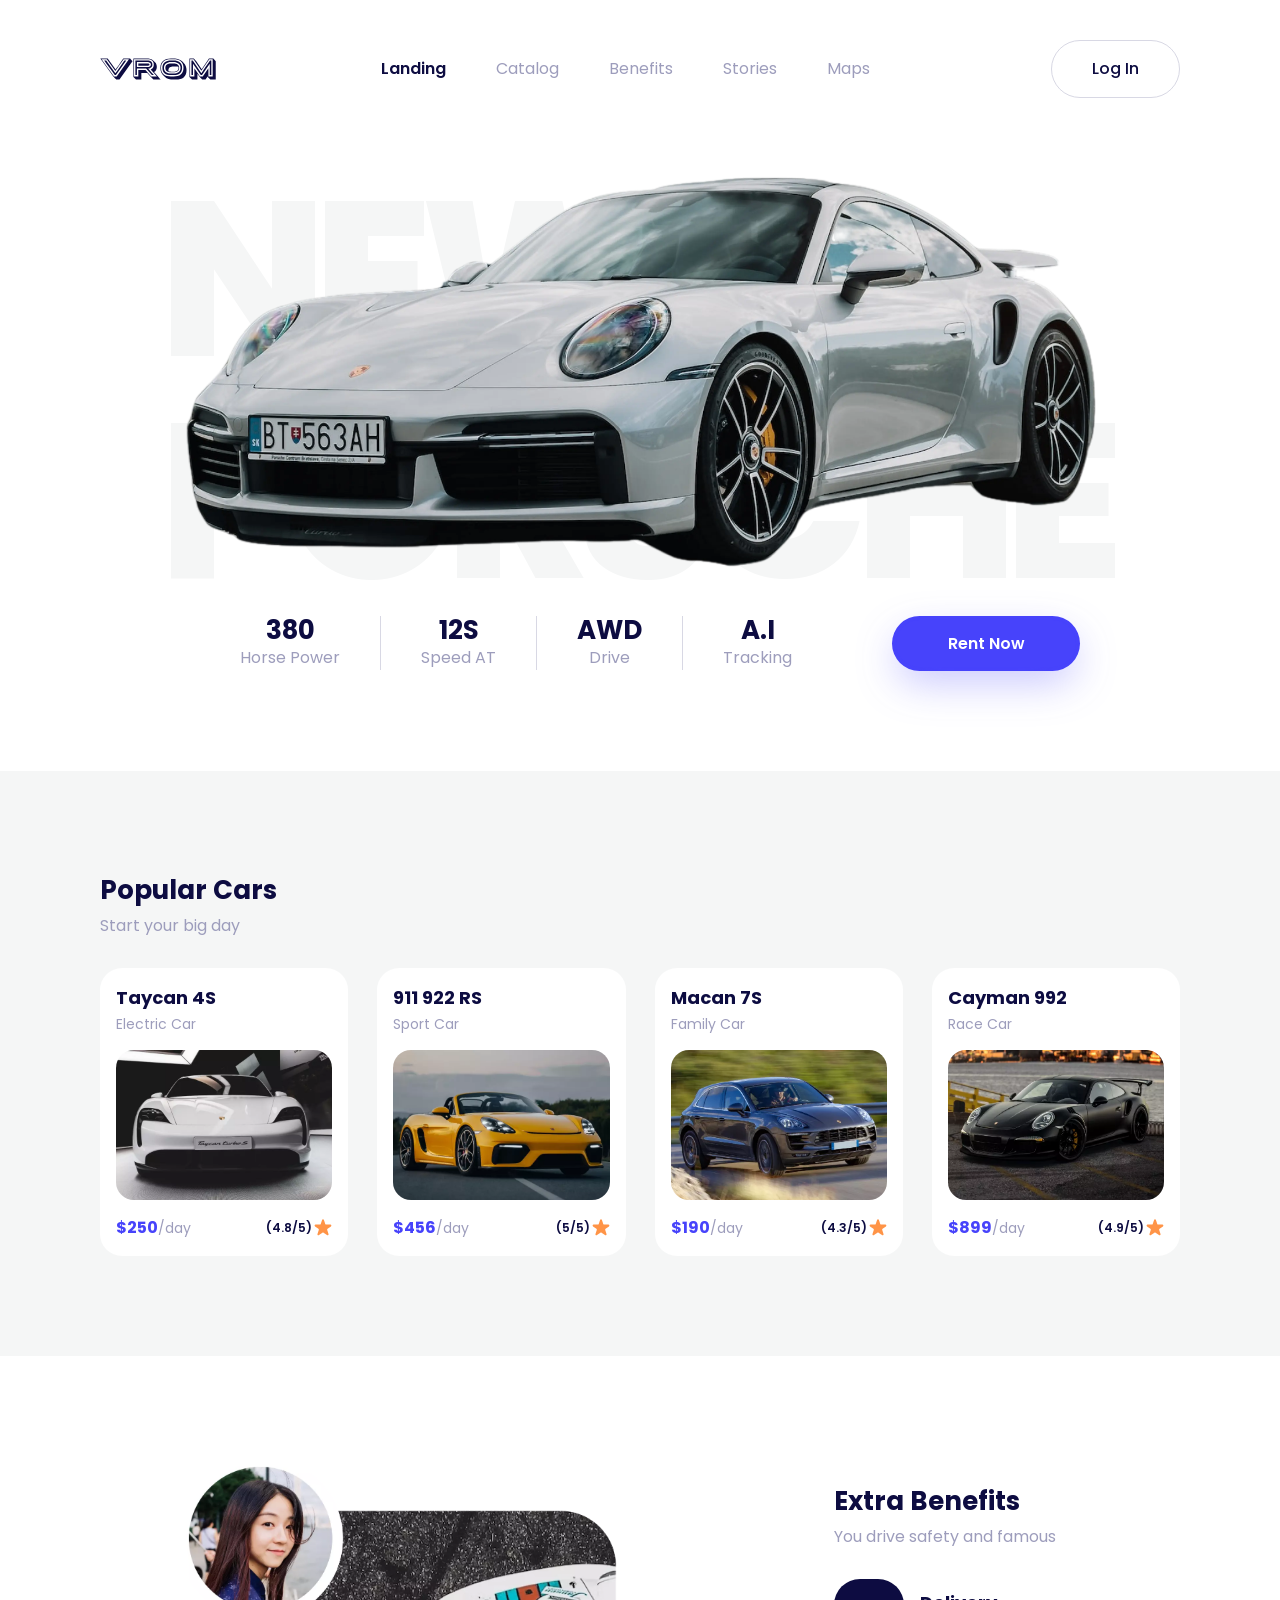
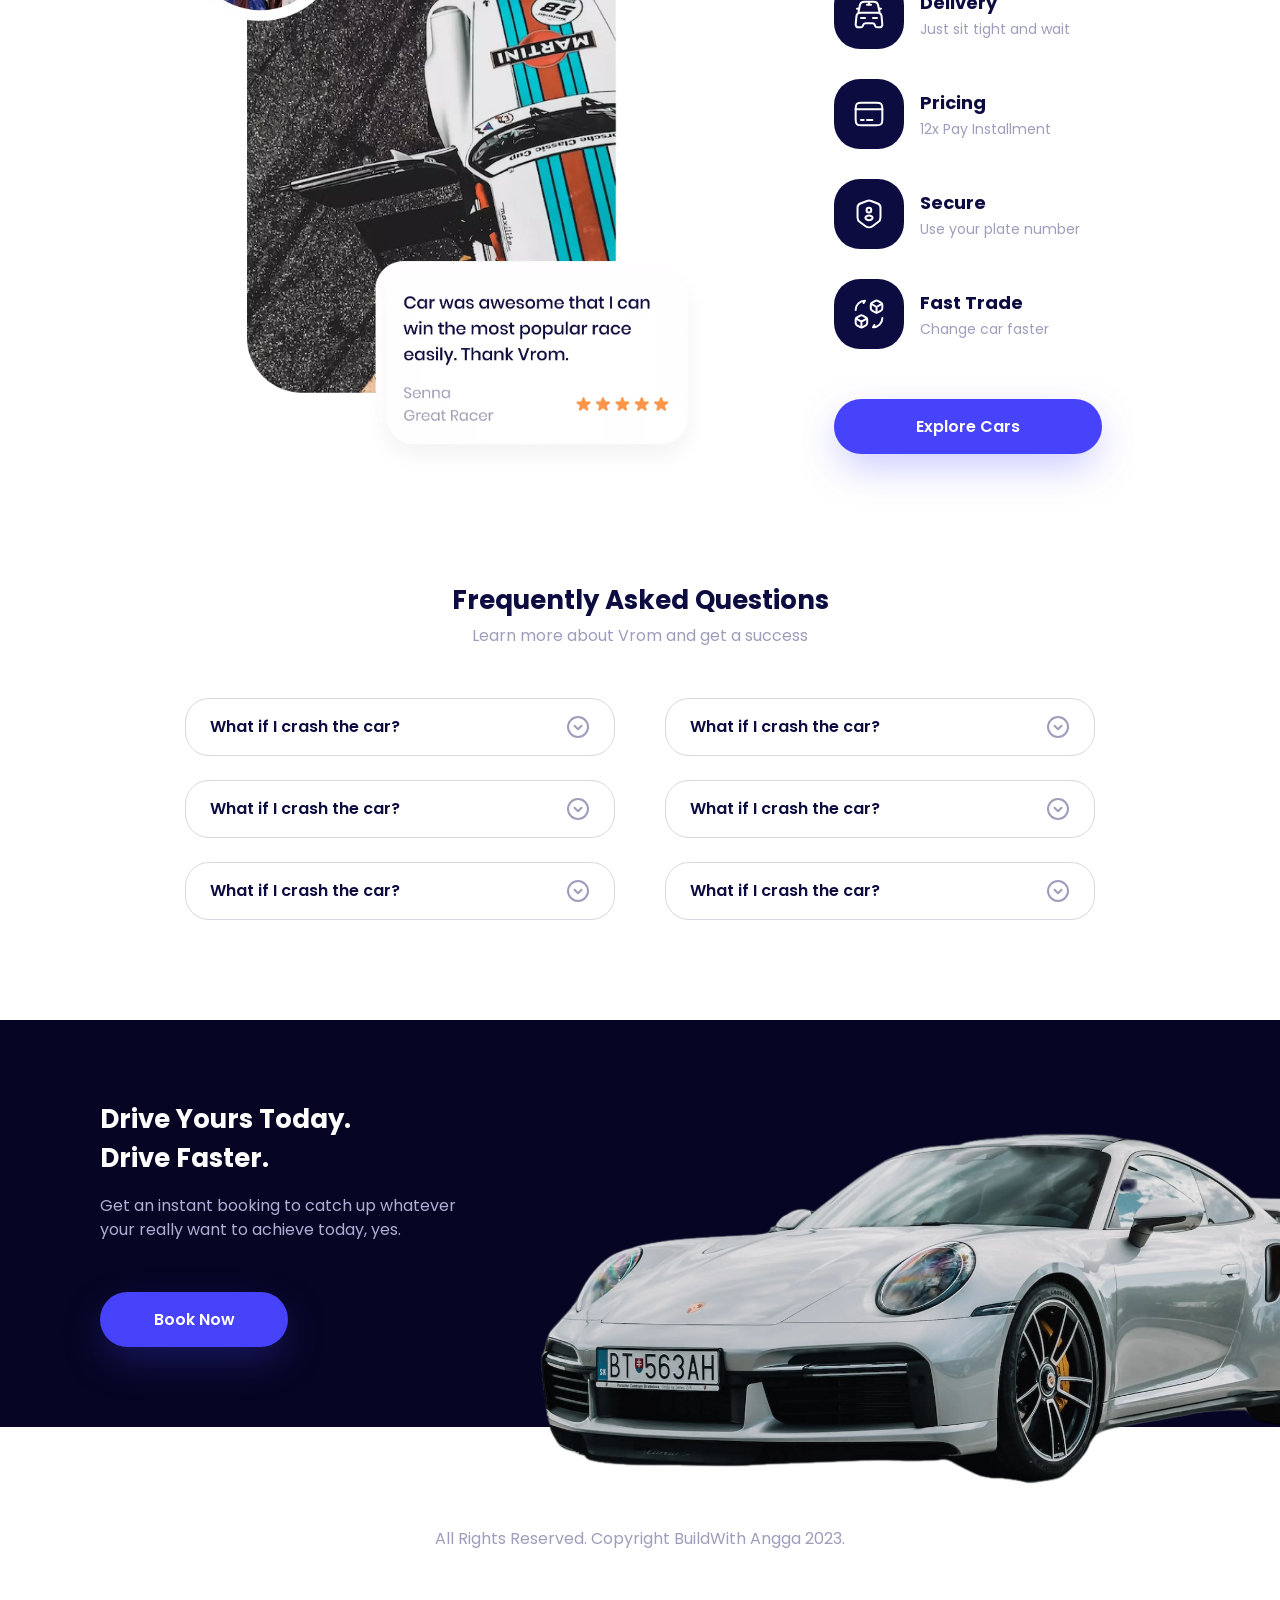
<file: public/pages/index.html>
<!DOCTYPE html>
<html lang="en">

    <head>
        <meta charset="UTF-8">
        <meta http-equiv="X-UA-Compatible" content="IE=edge">
        <meta name="viewport" content="width=device-width, initial-scale=1.0">
        <title>Landing Page</title>

        <link href="https://unpkg.com/aos@2.3.1/dist/aos.css" rel="stylesheet">
        <link rel="stylesheet" href="../css/main.css">
    </head>

    <body>
        <nav class="container relative my-4 lg:my-10">
            <div class="flex flex-col justify-between w-full lg:flex-row lg:items-center">
                <!-- Logo & Toggler Button here -->
                <div class="flex items-center justify-between">
                    <!-- LOGO -->
                    <a href="./index.html">
                        <img src="../assets/svgs/logo.svg" alt="stream" />
                    </a>
                    <!-- RESPONSIVE NAVBAR BUTTON TOGGLER -->
                    <div class="block lg:hidden">
                        <button class="p-1 outline-none mobileMenuButton" id="navbarToggler" data-target="#navigation">
                            <svg class="text-dark w-7 h-7" fill="none" stroke="currentColor" viewBox="0 0 24 24"
                                xmlns="http://www.w3.org/2000/svg">
                                <path stroke-linecap="round" stroke-linejoin="round" stroke-width="2"
                                    d="M4 8h16M4 16h16"></path>
                            </svg>
                        </button>
                    </div>
                </div>

                <!-- Nav Menu -->
                <div class="hidden w-full lg:block" id="navigation">
                    <div
                        class="flex flex-col items-baseline gap-4 mt-6 lg:justify-between lg:flex-row lg:items-center lg:mt-0">
                        <div
                            class="flex flex-col w-full ml-auto lg:w-auto gap-4 lg:gap-[50px] lg:items-center lg:flex-row">
                            <a href="./index.html" class="nav-link-item active">Landing</a>
                            <a href="#!" class="nav-link-item">Catalog</a>
                            <a href="#!" class="nav-link-item">Benefits</a>
                            <a href="#!" class="nav-link-item">Stories</a>
                            <a href="#!" class="nav-link-item">Maps</a>
                        </div>
                        <div class="flex flex-col w-full ml-auto lg:w-auto lg:gap-12 lg:items-center lg:flex-row">
                            <a href="sign-in.html" class="btn-secondary">
                                Log In
                            </a>
                        </div>
                    </div>
                </div>
            </div>
        </nav>

        <!-- Hero -->
        <section class="container relative pb-[100px] pt-[30px]">
            <div class="flex flex-col items-center justify-center gap-[30px]">
                <!-- Preview Image -->
                <div class="relative">
                    <div class="absolute z-0 hidden lg:block">
                        <div class="font-extrabold text-[220px] text-darkGrey tracking-[-0.06em] leading-[101%]">
                            <div data-aos="fade-right" data-aos-delay="300">
                                NEW
                            </div>
                            <div data-aos="fade-left" data-aos-delay="600">
                                PORSCHE
                            </div>
                        </div>
                    </div>
                    <img src="../assets/images/porsche.webp" class="w-full max-w-[963px] z-10 relative" alt=""
                        data-aos="zoom-in" data-aos-delay="950">
                </div>

                <div class="flex flex-col lg:flex-row items-center justify-around lg:gap-[60px] gap-7">
                    <!-- Car Details -->
                    <div class="flex items-center gap-y-12">
                        <div class="flex flex-col items-center gap-[2px] px-3 md:px-10" data-aos="fade-left"
                            data-aos-delay="1400">
                            <h6 class="font-bold text-dark text-xl md:text-[26px] text-center">
                                380
                            </h6>
                            <p class="text-sm font-normal text-center md:text-base text-secondary">
                                Horse Power
                            </p>
                        </div>
                        <span class="vr" data-aos="fade-left" data-aos-delay="1600"></span>
                        <div class="flex flex-col items-center gap-[2px] px-3 md:px-10" data-aos="fade-left"
                            data-aos-delay="1900">
                            <h6 class="font-bold text-dark text-xl md:text-[26px] text-center">
                                12S
                            </h6>
                            <p class="text-sm font-normal text-center md:text-base text-secondary">
                                Speed AT
                            </p>
                        </div>
                        <span class="vr" data-aos="fade-left" data-aos-delay="2100"></span>
                        <div class="flex flex-col items-center gap-[2px] px-3 md:px-10" data-aos="fade-left"
                            data-aos-delay="2400">
                            <h6 class="font-bold text-dark text-xl md:text-[26px] text-center">
                                AWD
                            </h6>
                            <p class="text-sm font-normal text-center md:text-base text-secondary">
                                Drive
                            </p>
                        </div>
                        <span class="vr" data-aos="fade-left" data-aos-delay="2600"></span>
                        <div class="flex flex-col items-center gap-[2px] px-3 md:px-10" data-aos="fade-left"
                            data-aos-delay="2900">
                            <h6 class="font-bold text-dark text-xl md:text-[26px] text-center">
                                A.I
                            </h6>
                            <p class="text-sm font-normal text-center md:text-base text-secondary">
                                Tracking
                            </p>
                        </div>
                    </div>
                    <!-- Button Primary -->
                    <div class="p-1 rounded-full bg-primary group" data-aos="zoom-in" data-aos-delay="3400">
                        <a href="checkout.html" class="btn-primary">
                            <p>
                                Rent Now
                            </p>
                            <img src="../assets/svgs/ic-arrow-right.svg" alt="">
                        </a>
                    </div>
                </div>
            </div>
        </section>

        <!-- Popular Cars -->
        <section class="bg-darkGrey">
            <div class="container relative py-[100px]">
                <header class="mb-[30px]">
                    <h2 class="font-bold text-dark text-[26px] mb-1">
                        Popular Cars
                    </h2>
                    <p class="text-base text-secondary">Start your big day</p>
                </header>

                <!-- Cars -->
                <div class="grid md:grid-cols-2 lg:grid-cols-4 gap-[29px]">
                    <!-- Card -->
                    <div class="card-popular">
                        <div>
                            <h5 class="text-lg text-dark font-bold mb-[2px]">
                                Taycan 4S
                            </h5>
                            <p class="text-sm font-normal text-secondary">Electric Car</p>
                            <a href="./details.html" class="absolute inset-0"></a>
                        </div>
                        <img src="../assets/images/car-01.webp" class="rounded-[18px] min-w-[216px] w-full h-[150px]"
                            alt="">
                        <div class="flex items-center justify-between gap-1">
                            <!-- Price -->
                            <p class="text-sm font-normal text-secondary">
                                <span class="text-base font-bold text-primary">$250</span>/day
                            </p>
                            <!-- Rating -->
                            <p class="text-dark text-xs font-semibold flex items-center gap-[2px]">
                                (4.8/5)
                                <img src="../assets/svgs/ic-star.svg" alt="">
                            </p>
                        </div>
                    </div>
                    <!-- Card -->
                    <div class="card-popular">
                        <div>
                            <h5 class="text-lg text-dark font-bold mb-[2px]">
                                911 922 RS
                            </h5>
                            <p class="text-sm font-normal text-secondary">Sport Car</p>
                            <a href="./details.html" class="absolute inset-0"></a>
                        </div>
                        <img src="../assets/images/car-02.webp" class="rounded-[18px] min-w-[216px] w-full h-[150px]"
                            alt="">
                        <div class="flex items-center justify-between gap-1">
                            <!-- Price -->
                            <p class="text-sm font-normal text-secondary">
                                <span class="text-base font-bold text-primary">$456</span>/day
                            </p>
                            <!-- Rating -->
                            <p class="text-dark text-xs font-semibold flex items-center gap-[2px]">
                                (5/5)
                                <img src="../assets/svgs/ic-star.svg" alt="">
                            </p>
                        </div>
                    </div>
                    <!-- Card -->
                    <div class="card-popular">
                        <div>
                            <h5 class="text-lg text-dark font-bold mb-[2px]">
                                Macan 7S
                            </h5>
                            <p class="text-sm font-normal text-secondary">Family Car</p>
                            <a href="./details.html" class="absolute inset-0"></a>
                        </div>
                        <img src="../assets/images/car-03.webp" class="rounded-[18px] min-w-[216px] w-full h-[150px]"
                            alt="">
                        <div class="flex items-center justify-between gap-1">
                            <!-- Price -->
                            <p class="text-sm font-normal text-secondary">
                                <span class="text-base font-bold text-primary">$190</span>/day
                            </p>
                            <!-- Rating -->
                            <p class="text-dark text-xs font-semibold flex items-center gap-[2px]">
                                (4.3/5)
                                <img src="../assets/svgs/ic-star.svg" alt="">
                            </p>
                        </div>
                    </div>
                    <!-- Card -->
                    <div class="card-popular">
                        <div>
                            <h5 class="text-lg text-dark font-bold mb-[2px]">
                                Cayman 992
                            </h5>
                            <p class="text-sm font-normal text-secondary">Race Car</p>
                            <a href="./details.html" class="absolute inset-0"></a>
                        </div>
                        <img src="../assets/images/car-04.webp" class="rounded-[18px] min-w-[216px] w-full h-[150px]"
                            alt="">
                        <div class="flex items-center justify-between gap-1">
                            <!-- Price -->
                            <p class="text-sm font-normal text-secondary">
                                <span class="text-base font-bold text-primary">$899</span>/day
                            </p>
                            <!-- Rating -->
                            <p class="text-dark text-xs font-semibold flex items-center gap-[2px]">
                                (4.9/5)
                                <img src="../assets/svgs/ic-star.svg" alt="">
                            </p>
                        </div>
                    </div>
                </div>
            </div>
        </section>

        <!-- Extra Benefits -->
        <section class="container relative pt-[100px]">
            <div class="flex items-center flex-col md:flex-row flex-wrap justify-center gap-8 lg:gap-[120px]">
                <img src="../assets/images/illustration-01.webp" class="w-full lg:max-w-[536px]" alt="">
                <div class="max-w-[268px] w-full">
                    <div class="flex flex-col gap-[30px]">
                        <header>
                            <h2 class="font-bold text-dark text-[26px] mb-1">
                                Extra Benefits
                            </h2>
                            <p class="text-base text-secondary">You drive safety and famous</p>
                        </header>
                        <!-- Benefits Item -->
                        <div class="flex items-center gap-4">
                            <div class="bg-dark rounded-[26px] p-[19px]">
                                <img src="../assets/svgs/ic-car.svg" alt="">
                            </div>
                            <div>
                                <h5 class="text-lg text-dark font-bold mb-[2px]">
                                    Delivery
                                </h5>
                                <p class="text-sm font-normal text-secondary">Just sit tight and wait</p>
                            </div>
                        </div>
                        <div class="flex items-center gap-4">
                            <div class="bg-dark rounded-[26px] p-[19px]">
                                <img src="../assets/svgs/ic-card.svg" alt="">
                            </div>
                            <div>
                                <h5 class="text-lg text-dark font-bold mb-[2px]">
                                    Pricing
                                </h5>
                                <p class="text-sm font-normal text-secondary">12x Pay Installment</p>
                            </div>
                        </div>
                        <div class="flex items-center gap-4">
                            <div class="bg-dark rounded-[26px] p-[19px]">
                                <img src="../assets/svgs/ic-securityuser.svg" alt="">
                            </div>
                            <div>
                                <h5 class="text-lg text-dark font-bold mb-[2px]">
                                    Secure
                                </h5>
                                <p class="text-sm font-normal text-secondary">Use your plate number</p>
                            </div>
                        </div>
                        <div class="flex items-center gap-4">
                            <div class="bg-dark rounded-[26px] p-[19px]">
                                <img src="../assets/svgs/ic-convert3dcube.svg" alt="">
                            </div>
                            <div>
                                <h5 class="text-lg text-dark font-bold mb-[2px]">
                                    Fast Trade
                                </h5>
                                <p class="text-sm font-normal text-secondary">Change car faster</p>
                            </div>
                        </div>
                    </div>
                    <!-- CTA Button -->
                    <div class="mt-[50px]">
                        <!-- Button Primary -->
                        <div class="p-1 rounded-full bg-primary group">
                            <a href="#!" class="btn-primary">
                                <p>
                                    Explore Cars
                                </p>
                                <img src="../assets/svgs/ic-arrow-right.svg" alt="">
                            </a>
                        </div>
                    </div>
                </div>
            </div>
        </section>

        <!-- FAQ -->
        <section class="container relative py-[100px]">
            <header class="text-center mb-[50px]">
                <h2 class="font-bold text-dark text-[26px] mb-1">
                    Frequently Asked Questions
                </h2>
                <p class="text-base text-secondary">Learn more about Vrom and get a success</p>
            </header>

            <!-- Questions -->
            <div class="grid md:grid-cols-2 gap-x-[50px] gap-y-6 max-w-[910px] w-full mx-auto">
                <a href="#!" class="px-6 py-4 border rounded-[24px] border-grey h-min accordion max-w-[430px]"
                    id="faq1">
                    <div class="flex items-center justify-between gap-1">
                        <p class="text-base font-semibold text-dark">
                            What if I crash the car?
                        </p>
                        <img src="../assets/svgs/ic-chevron-down-rounded.svg" class="transition-all" alt="">
                    </div>
                    <div class="hidden pt-4 max-w-[335px]" id="faq1-content">
                        <p class="text-base text-dark leading-[26px]">
                            Ipsum top talent busy making race that
                            agreed both party. You can si amet lorem
                            dolor get the rewards after winninng.
                        </p>
                    </div>
                </a>
                <a href="#!" class="px-6 py-4 border rounded-[24px] border-grey h-min accordion max-w-[430px]"
                    id="faq2">
                    <div class="flex items-center justify-between gap-1">
                        <p class="text-base font-semibold text-dark">
                            What if I crash the car?
                        </p>
                        <img src="../assets/svgs/ic-chevron-down-rounded.svg" class="transition-all" alt="">
                    </div>
                    <div class="hidden pt-4 max-w-[335px]" id="faq2-content">
                        <p class="text-base text-dark leading-[26px]">
                            Ipsum top talent busy making race that
                            agreed both party. You can si amet lorem
                            dolor get the rewards after winninng.
                        </p>
                    </div>
                </a>
                <a href="#!" class="px-6 py-4 border rounded-[24px] border-grey h-min accordion max-w-[430px]"
                    id="faq3">
                    <div class="flex items-center justify-between gap-1">
                        <p class="text-base font-semibold text-dark">
                            What if I crash the car?
                        </p>
                        <img src="../assets/svgs/ic-chevron-down-rounded.svg" class="transition-all" alt="">
                    </div>
                    <div class="hidden pt-4 max-w-[335px]" id="faq3-content">
                        <p class="text-base text-dark leading-[26px]">
                            Ipsum top talent busy making race that
                            agreed both party. You can si amet lorem
                            dolor get the rewards after winninng.
                        </p>
                    </div>
                </a>
                <a href="#!" class="px-6 py-4 border rounded-[24px] border-grey h-min accordion max-w-[430px]"
                    id="faq4">
                    <div class="flex items-center justify-between gap-1">
                        <p class="text-base font-semibold text-dark">
                            What if I crash the car?
                        </p>
                        <img src="../assets/svgs/ic-chevron-down-rounded.svg" class="transition-all" alt="">
                    </div>
                    <div class="hidden pt-4 max-w-[335px]" id="faq4-content">
                        <p class="text-base text-dark leading-[26px]">
                            Ipsum top talent busy making race that
                            agreed both party. You can si amet lorem
                            dolor get the rewards after winninng.
                        </p>
                    </div>
                </a>
                <a href="#!" class="px-6 py-4 border rounded-[24px] border-grey h-min accordion max-w-[430px]"
                    id="faq5">
                    <div class="flex items-center justify-between gap-1">
                        <p class="text-base font-semibold text-dark">
                            What if I crash the car?
                        </p>
                        <img src="../assets/svgs/ic-chevron-down-rounded.svg" class="transition-all" alt="">
                    </div>
                    <div class="hidden pt-4 max-w-[335px]" id="faq5-content">
                        <p class="text-base text-dark leading-[26px]">
                            Ipsum top talent busy making race that
                            agreed both party. You can si amet lorem
                            dolor get the rewards after winninng.
                        </p>
                    </div>
                </a>
                <a href="#!" class="px-6 py-4 border rounded-[24px] border-grey h-min accordion max-w-[430px]"
                    id="faq6">
                    <div class="flex items-center justify-between gap-1">
                        <p class="text-base font-semibold text-dark">
                            What if I crash the car?
                        </p>
                        <img src="../assets/svgs/ic-chevron-down-rounded.svg" class="transition-all" alt="">
                    </div>
                    <div class="hidden pt-4 max-w-[335px]" id="faq6-content">
                        <p class="text-base text-dark leading-[26px]">
                            Ipsum top talent busy making race that
                            agreed both party. You can si amet lorem
                            dolor get the rewards after winninng.
                        </p>
                    </div>
                </a>
            </div>
        </section>

        <!-- Instant Booking -->
        <section class="relative bg-[#060523]">
            <div class="container py-20">
                <div class="flex flex-col">
                    <header class="mb-[50px] max-w-[360px] w-full">
                        <h2 class="font-bold text-white text-[26px] mb-4">
                            Drive Yours Today. <br>
                            Drive Faster.
                        </h2>
                        <p class="text-base text-subtlePars">Get an instant booking to catch up whatever your
                            really want to achieve today, yes.</p>
                    </header>
                    <!-- Button Primary -->
                    <div class="p-1 rounded-full bg-primary group w-max">
                        <a href="details.html" class="btn-primary">
                            <p>
                                Book Now
                            </p>
                            <img src="../assets/svgs/ic-arrow-right.svg" alt="">
                        </a>
                    </div>
                </div>
                <div class="absolute bottom-[-30px] right-0 lg:w-[764px] max-h-[332px] hidden lg:block">
                    <img src="../assets/images/porsche_small.webp" alt="">
                </div>
            </div>
        </section>

        <footer class="py-10 md:pt-[100px] md:pb-[70px] container">
            <p class="text-base text-center text-secondary">
                All Rights Reserved. Copyright BuildWith Angga 2023.
            </p>
        </footer>

        <script src="https://unpkg.com/aos@2.3.1/dist/aos.js"></script>
        <script>
            AOS.init({ once: true, duration: 300, easing: 'ease-out' });
        </script>
        <script src="https://code.jquery.com/jquery-3.6.3.min.js"
            integrity="sha256-pvPw+upLPUjgMXY0G+8O0xUf+/Im1MZjXxxgOcBQBXU=" crossorigin="anonymous"></script>
        <script type="text/javascript" src="../scripts/script.js"></script>
    </body>

</html>
</file>
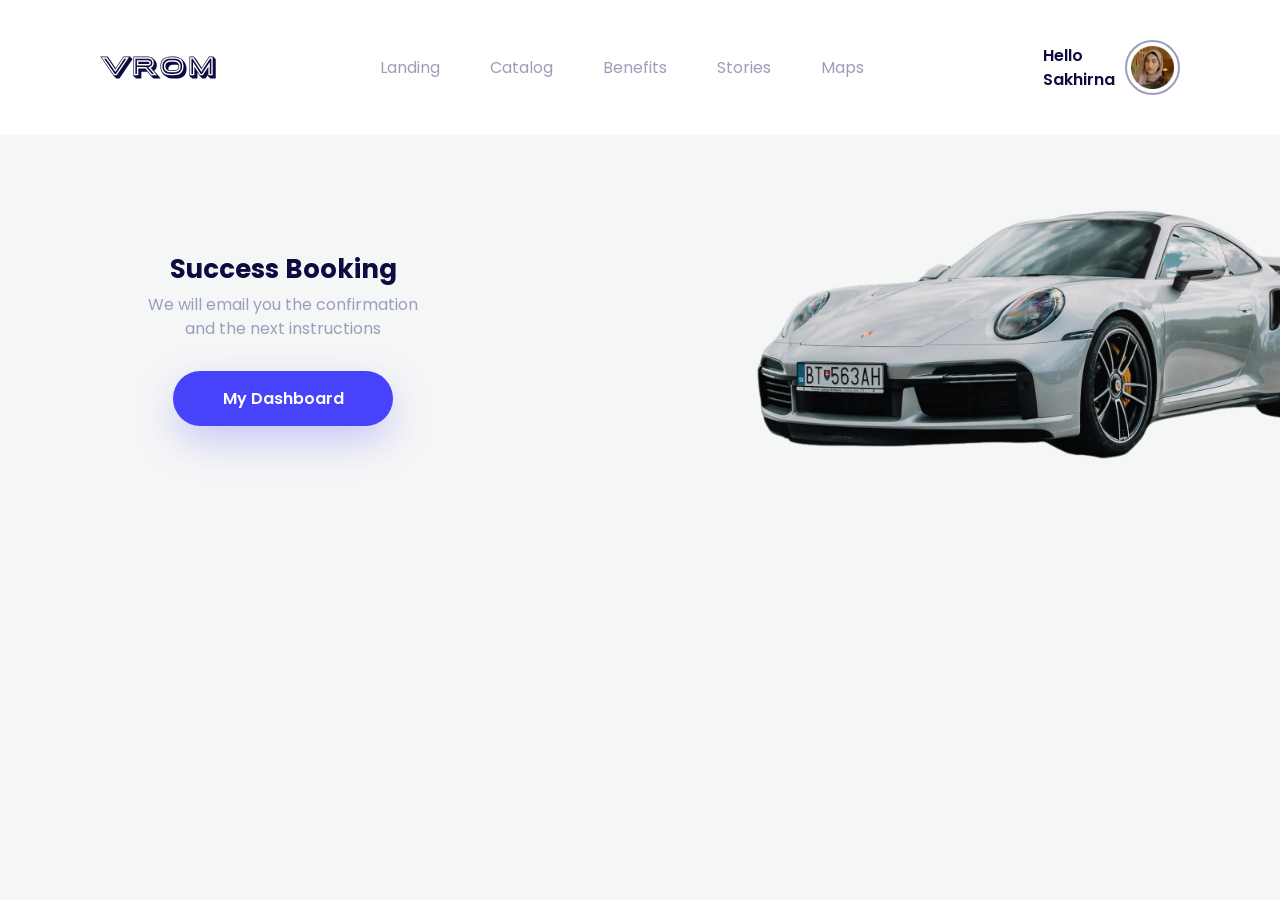
<file: public/pages/payment-success.html>
<!DOCTYPE html>
<html lang="en">

    <head>
        <meta charset="UTF-8">
        <meta http-equiv="X-UA-Compatible" content="IE=edge">
        <meta name="viewport" content="width=device-width, initial-scale=1.0">
        <title>Payment Success</title>

        <link rel="stylesheet" href="../css/main.css">
    </head>

    <body>
        <nav class="container relative my-4 lg:my-10">
            <div class="flex flex-col justify-between w-full lg:flex-row lg:items-center">
                <!-- Logo & Toggler Button here -->
                <div class="flex items-center justify-between">
                    <!-- LOGO -->
                    <a href="./index.html">
                        <img src="../assets/svgs/logo.svg" alt="stream" />
                    </a>
                    <!-- RESPONSIVE NAVBAR BUTTON TOGGLER -->
                    <div class="block lg:hidden">
                        <button class="p-1 outline-none mobileMenuButton" id="navbarToggler" data-target="#navigation">
                            <svg class="text-dark w-7 h-7" fill="none" stroke="currentColor" viewBox="0 0 24 24"
                                xmlns="http://www.w3.org/2000/svg">
                                <path stroke-linecap="round" stroke-linejoin="round" stroke-width="2"
                                    d="M4 8h16M4 16h16"></path>
                            </svg>
                        </button>
                    </div>
                </div>

                <!-- Nav Menu -->
                <div class="hidden w-full lg:block" id="navigation">
                    <div
                        class="flex flex-col items-baseline gap-4 mt-6 lg:justify-between lg:flex-row lg:items-center lg:mt-0">
                        <div
                            class="flex flex-col w-full ml-auto lg:w-auto gap-4 lg:gap-[50px] lg:items-center lg:flex-row">
                            <a href="./index.html" class="nav-link-item">Landing</a>
                            <a href="#!" class="nav-link-item">Catalog</a>
                            <a href="#!" class="nav-link-item">Benefits</a>
                            <a href="#!" class="nav-link-item">Stories</a>
                            <a href="#!" class="nav-link-item">Maps</a>
                        </div>
                        <div
                            class="relative flex flex-col w-full ml-auto lg:w-auto lg:gap-12 lg:items-center lg:flex-row">
                            <!-- GUEST USER -->
                            <!-- <a href="sign-in.html" class="btn-secondary">
                                Log In
                            </a> -->

                            <!-- AUTH USER -->
                            <a href="javascript:void(0);"
                                class="flex flex-row-reverse lg:flex-row items-center justify-end lg:justify-start gap-[10px]"
                                onclick="toggleDropdown(this)">
                                <p class="text-base font-semibold text-dark">
                                    Hello <br> Sakhirna
                                </p>
                                <span class="p-1 rounded-full w-[55px] border-2 border-secondary">
                                    <img src="../assets/images/user.png" class="w-full" alt="">
                                </span>
                            </a>
                            <!-- Dropdown menu -->
                            <div class="absolute bottom-0 lg:right-0 translate-y-[107%] z-50 w-max hidden"
                                id="userDropdownMenu">
                                <div class="border border-secondary rounded-[22px] bg-white p-[26px]">
                                    <div class="flex flex-col gap-4">
                                        <a href="#!"
                                            class="text-base font-medium transition-all text-dark hover:underline underline-offset-2 decoration-1">
                                            My Transactions
                                        </a>
                                        <a href="#!"
                                            class="text-base font-medium transition-all text-dark hover:underline underline-offset-2 decoration-1">
                                            Rewards
                                        </a>
                                        <a href="#!"
                                            class="text-base font-medium transition-all text-dark hover:underline underline-offset-2 decoration-1">
                                            Add Benefit
                                        </a>
                                        <a href="#!"
                                            class="text-base font-medium transition-all text-dark hover:underline underline-offset-2 decoration-1">
                                            Payments
                                        </a>
                                        <a href="#!"
                                            class="text-base font-medium transition-all text-dark hover:underline underline-offset-2 decoration-1">
                                            Logout
                                        </a>
                                    </div>
                                </div>
                            </div>
                        </div>
                    </div>
                </div>
            </div>
        </nav>

        <!-- Main Content -->
        <section class="bg-darkGrey relative py-[70px] min-h-[calc(100vh-70px)] lg:min-h-[calc(100vh-135px)]">
            <div class="container">
                <div class="flex items-center justify-center gap-5 lg:justify-between">
                    <div class="flex flex-col items-center md:ml-12">
                        <header class="mb-[30px] text-center">
                            <h2 class="font-bold text-dark text-[26px] mb-1">
                                Success Booking
                            </h2>
                            <p class="text-base text-secondary">We will email you the confirmation <br>
                                and the next instructions</p>
                        </header>
                        <!-- Button Primary -->
                        <div class="p-1 rounded-full bg-primary group w-[220px]">
                            <a href="index.html" class="btn-primary">
                                <p>
                                    My Dashboard
                                </p>
                                <img src="../assets/svgs/ic-arrow-right.svg" alt="">
                            </a>
                        </div>
                    </div>
                    <img src="../assets/images/porsche_small.webp" class="max-w-[50%] hidden lg:block -mr-[100px]"
                        alt="">
                </div>
            </div>
        </section>

        <script src="https://code.jquery.com/jquery-3.6.3.min.js"
            integrity="sha256-pvPw+upLPUjgMXY0G+8O0xUf+/Im1MZjXxxgOcBQBXU=" crossorigin="anonymous"></script>
        <script type="text/javascript" src="../scripts/script.js"></script>
    </body>

</html>
</file>
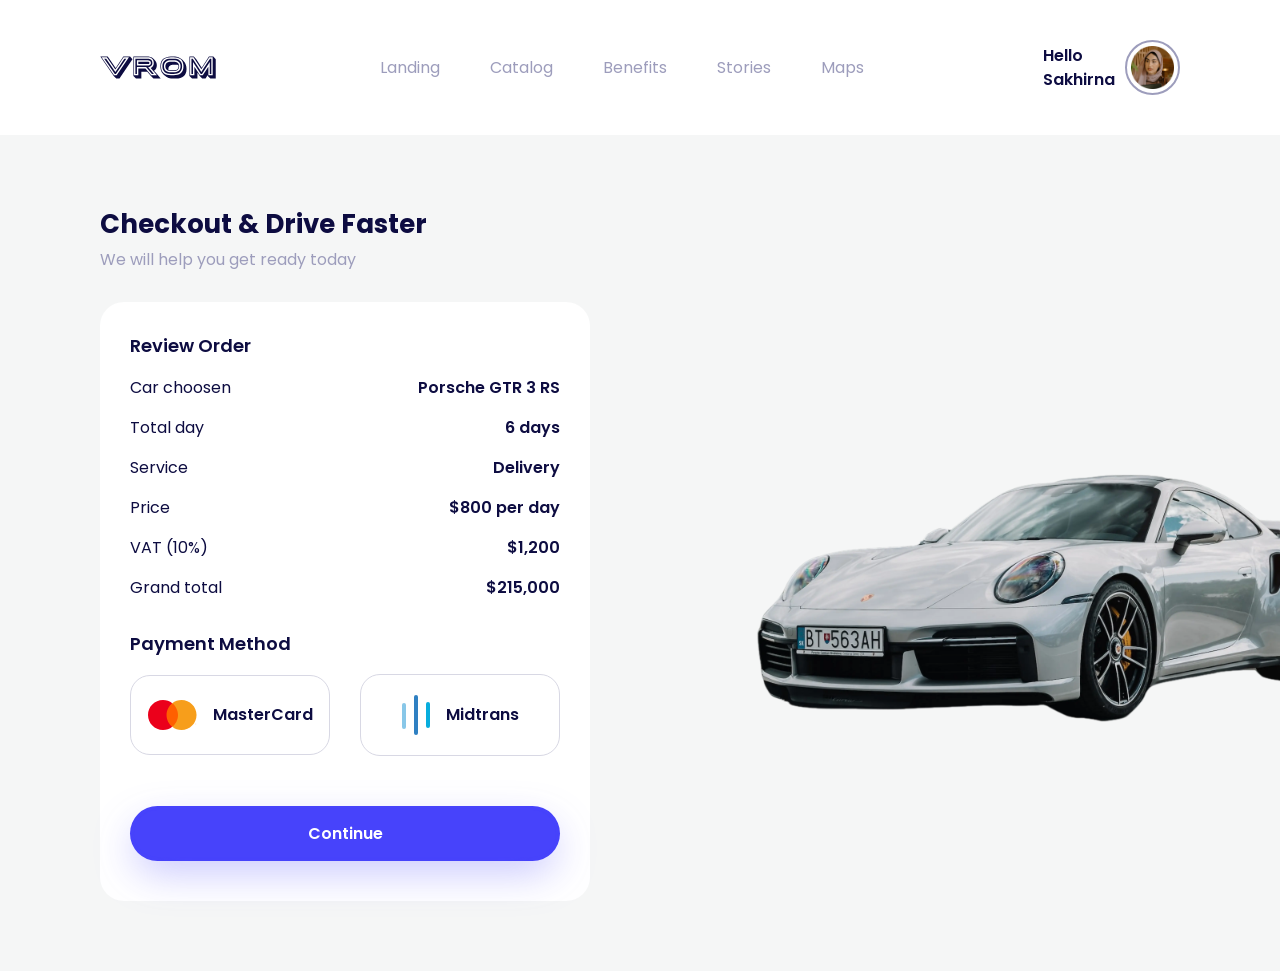
<file: public/pages/payment.html>
<!DOCTYPE html>
<html lang="en">

    <head>
        <meta charset="UTF-8">
        <meta http-equiv="X-UA-Compatible" content="IE=edge">
        <meta name="viewport" content="width=device-width, initial-scale=1.0">
        <title>Payment</title>

        <link rel="stylesheet" href="../css/main.css">
    </head>

    <body>
        <nav class="container relative my-4 lg:my-10">
            <div class="flex flex-col justify-between w-full lg:flex-row lg:items-center">
                <!-- Logo & Toggler Button here -->
                <div class="flex items-center justify-between">
                    <!-- LOGO -->
                    <a href="./index.html">
                        <img src="../assets/svgs/logo.svg" alt="stream" />
                    </a>
                    <!-- RESPONSIVE NAVBAR BUTTON TOGGLER -->
                    <div class="block lg:hidden">
                        <button class="p-1 outline-none mobileMenuButton" id="navbarToggler" data-target="#navigation">
                            <svg class="text-dark w-7 h-7" fill="none" stroke="currentColor" viewBox="0 0 24 24"
                                xmlns="http://www.w3.org/2000/svg">
                                <path stroke-linecap="round" stroke-linejoin="round" stroke-width="2"
                                    d="M4 8h16M4 16h16"></path>
                            </svg>
                        </button>
                    </div>
                </div>

                <!-- Nav Menu -->
                <div class="hidden w-full lg:block" id="navigation">
                    <div
                        class="flex flex-col items-baseline gap-4 mt-6 lg:justify-between lg:flex-row lg:items-center lg:mt-0">
                        <div
                            class="flex flex-col w-full ml-auto lg:w-auto gap-4 lg:gap-[50px] lg:items-center lg:flex-row">
                            <a href="./index.html" class="nav-link-item">Landing</a>
                            <a href="#!" class="nav-link-item">Catalog</a>
                            <a href="#!" class="nav-link-item">Benefits</a>
                            <a href="#!" class="nav-link-item">Stories</a>
                            <a href="#!" class="nav-link-item">Maps</a>
                        </div>
                        <div
                            class="relative flex flex-col w-full ml-auto lg:w-auto lg:gap-12 lg:items-center lg:flex-row">
                            <!-- GUEST USER -->
                            <!-- <a href="#!" class="btn-secondary">
                                Log In
                            </a> -->

                            <!-- AUTH USER -->
                            <a href="javascript:void(0);"
                                class="flex flex-row-reverse lg:flex-row items-center justify-end lg:justify-start gap-[10px]"
                                onclick="toggleDropdown(this)">
                                <p class="text-base font-semibold text-dark">
                                    Hello <br> Sakhirna
                                </p>
                                <span class="p-1 rounded-full w-[55px] border-2 border-secondary">
                                    <img src="../assets/images/user.png" class="w-full" alt="">
                                </span>
                            </a>
                            <!-- Dropdown menu -->
                            <div class="absolute bottom-0 lg:right-0 translate-y-[107%] z-50 w-max hidden"
                                id="userDropdownMenu">
                                <div class="border border-secondary rounded-[22px] bg-white p-[26px]">
                                    <div class="flex flex-col gap-4">
                                        <a href="#!"
                                            class="text-base font-medium transition-all text-dark hover:underline underline-offset-2 decoration-1">
                                            My Transactions
                                        </a>
                                        <a href="#!"
                                            class="text-base font-medium transition-all text-dark hover:underline underline-offset-2 decoration-1">
                                            Rewards
                                        </a>
                                        <a href="#!"
                                            class="text-base font-medium transition-all text-dark hover:underline underline-offset-2 decoration-1">
                                            Add Benefit
                                        </a>
                                        <a href="#!"
                                            class="text-base font-medium transition-all text-dark hover:underline underline-offset-2 decoration-1">
                                            Payments
                                        </a>
                                        <a href="#!"
                                            class="text-base font-medium transition-all text-dark hover:underline underline-offset-2 decoration-1">
                                            Logout
                                        </a>
                                    </div>
                                </div>
                            </div>
                        </div>
                    </div>
                </div>
            </div>
        </nav>

        <!-- Main Content -->
        <section class="bg-darkGrey relative py-[70px]">
            <div class="container">
                <header class="mb-[30px]">
                    <h2 class="font-bold text-dark text-[26px] mb-1">
                        Checkout & Drive Faster
                    </h2>
                    <p class="text-base text-secondary">We will help you get ready today</p>
                </header>

                <div class="flex items-center gap-5 lg:justify-between">
                    <!-- Form Card -->
                    <form action="" class="bg-white p-[30px] pb-10 rounded-3xl max-w-[490px] w-full">
                        <div class="flex flex-col gap-[30px]">
                            <div class="flex flex-col gap-4">
                                <h5 class="text-lg font-semibold">
                                    Review Order
                                </h5>
                                <!-- Items -->
                                <div class="flex items-center justify-between">
                                    <p class="text-base font-normal">
                                        Car choosen
                                    </p>
                                    <p class="text-base font-semibold">
                                        Porsche GTR 3 RS
                                    </p>
                                </div>
                                <!-- Items -->
                                <div class="flex items-center justify-between">
                                    <p class="text-base font-normal">
                                        Total day
                                    </p>
                                    <p class="text-base font-semibold">
                                        6 days
                                    </p>
                                </div>
                                <!-- Items -->
                                <div class="flex items-center justify-between">
                                    <p class="text-base font-normal">
                                        Service
                                    </p>
                                    <p class="text-base font-semibold">
                                        Delivery
                                    </p>
                                </div>
                                <!-- Items -->
                                <div class="flex items-center justify-between">
                                    <p class="text-base font-normal">
                                        Price
                                    </p>
                                    <p class="text-base font-semibold">
                                        $800 per day
                                    </p>
                                </div>
                                <!-- Items -->
                                <div class="flex items-center justify-between">
                                    <p class="text-base font-normal">
                                        VAT (10%)
                                    </p>
                                    <p class="text-base font-semibold">
                                        $1,200
                                    </p>
                                </div>
                                <!-- Items -->
                                <div class="flex items-center justify-between">
                                    <p class="text-base font-normal">
                                        Grand total
                                    </p>
                                    <p class="text-base font-semibold">
                                        $215,000
                                    </p>
                                </div>
                            </div>
                            <div class="flex flex-col gap-4">
                                <h5 class="text-lg font-semibold">
                                    Payment Method
                                </h5>
                                <div class="grid md:grid-cols-2 gap-4 md:gap-[30px] items-center">
                                    <div class="relative boxPayment">
                                        <input type="radio" value="mastercard" name="paymentMethod" id="mastercard"
                                            class="absolute inset-0 z-50 opacity-0 cursor-pointer">
                                        <label for="mastercard"
                                            class="flex items-center justify-center gap-4 border border-grey rounded-[20px] p-5 min-h-[80px]">
                                            <img src="../assets/svgs/logo-mastercard.svg" alt="">
                                            <p class="text-base font-semibold">
                                                MasterCard
                                            </p>
                                        </label>
                                    </div>
                                    <div class="relative boxPayment">
                                        <input type="radio" value="midtrans" name="paymentMethod" id="midtrans"
                                            class="absolute inset-0 z-50 opacity-0 cursor-pointer">
                                        <label for="midtrans"
                                            class="flex items-center justify-center gap-4 border border-grey rounded-[20px] p-5 min-h-[80px]">
                                            <img src="../assets/svgs/logo-midtrans.svg" alt="">
                                            <p class="text-base font-semibold">
                                                Midtrans
                                            </p>
                                        </label>
                                    </div>
                                </div>
                            </div>
                            <!-- CTA Button -->
                            <div class="col-span-2 mt-5">
                                <!-- Button Primary -->
                                <div class="p-1 rounded-full bg-primary group">
                                    <a href="payment-success.html" class="btn-primary">
                                        <p>
                                            Continue
                                        </p>
                                        <img src="../assets/svgs/ic-arrow-right.svg" alt="">
                                    </a>
                                </div>
                            </div>
                        </div>
                    </form>
                    <img src="../assets/images/porsche_small.webp" class="max-w-[50%] hidden lg:block -mr-[100px]"
                        alt="">
                </div>
            </div>
        </section>

        <script src="https://code.jquery.com/jquery-3.6.3.min.js"
            integrity="sha256-pvPw+upLPUjgMXY0G+8O0xUf+/Im1MZjXxxgOcBQBXU=" crossorigin="anonymous"></script>
        <script type="text/javascript" src="../scripts/script.js"></script>
    </body>

</html>
</file>
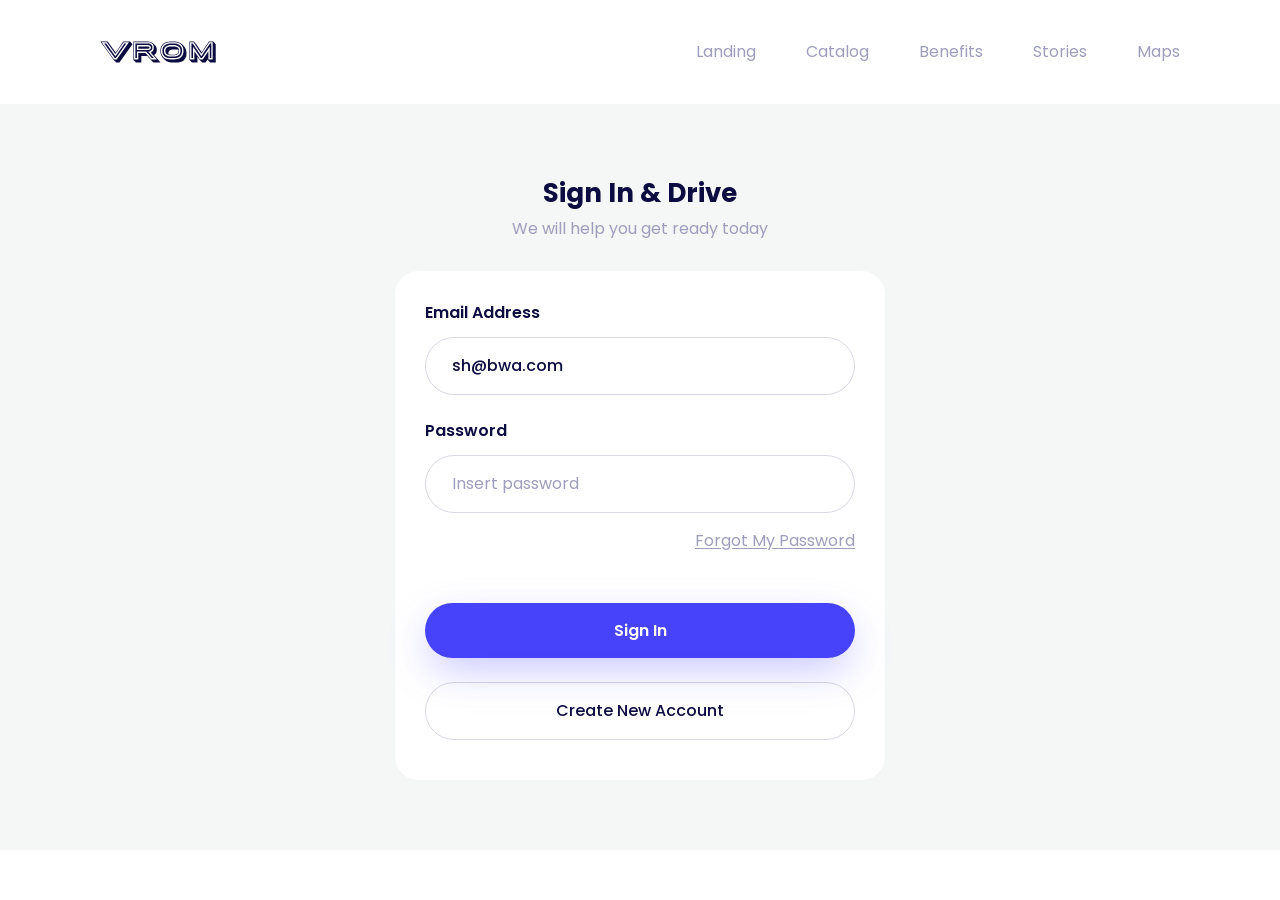
<file: public/pages/sign-in.html>
<!DOCTYPE html>
<html lang="en">

    <head>
        <meta charset="UTF-8">
        <meta http-equiv="X-UA-Compatible" content="IE=edge">
        <meta name="viewport" content="width=device-width, initial-scale=1.0">
        <title>Sign In</title>

        <link rel="stylesheet" href="../css/main.css">
    </head>

    <body>
        <nav class="container relative my-4 lg:my-10">
            <div class="flex flex-col justify-between w-full lg:flex-row lg:items-center">
                <!-- Logo & Toggler Button here -->
                <div class="flex items-center justify-between">
                    <!-- LOGO -->
                    <a href="./index.html">
                        <img src="../assets/svgs/logo.svg" alt="stream" />
                    </a>
                    <!-- RESPONSIVE NAVBAR BUTTON TOGGLER -->
                    <div class="block lg:hidden">
                        <button class="p-1 outline-none mobileMenuButton" id="navbarToggler" data-target="#navigation">
                            <svg class="text-dark w-7 h-7" fill="none" stroke="currentColor" viewBox="0 0 24 24"
                                xmlns="http://www.w3.org/2000/svg">
                                <path stroke-linecap="round" stroke-linejoin="round" stroke-width="2"
                                    d="M4 8h16M4 16h16"></path>
                            </svg>
                        </button>
                    </div>
                </div>

                <!-- Nav Menu -->
                <div class="hidden w-full lg:block" id="navigation">
                    <div
                        class="flex flex-col items-baseline gap-4 mt-6 lg:justify-between lg:flex-row lg:items-center lg:mt-0">
                        <div
                            class="flex flex-col w-full ml-auto lg:w-auto gap-4 lg:gap-[50px] lg:items-center lg:flex-row">
                            <a href="./index.html" class="nav-link-item">Landing</a>
                            <a href="#!" class="nav-link-item">Catalog</a>
                            <a href="#!" class="nav-link-item">Benefits</a>
                            <a href="#!" class="nav-link-item">Stories</a>
                            <a href="#!" class="nav-link-item">Maps</a>
                        </div>
                    </div>
                </div>
            </div>
        </nav>

        <!-- Main Content -->
        <section class="bg-darkGrey relative py-[70px]">
            <div class="container">
                <div class="flex flex-col items-center">
                    <header class="mb-[30px] text-center">
                        <h2 class="font-bold text-dark text-[26px] mb-1">
                            Sign In & Drive
                        </h2>
                        <p class="text-base text-secondary">We will help you get ready today</p>
                    </header>
                    <!-- Form Card -->
                    <form action="" class="bg-white p-[30px] pb-10 rounded-3xl max-w-[490px] w-full">
                        <div class="grid grid-cols-2 items-center gap-y-6 gap-x-4 lg:gap-x-[30px]">
                            <!-- Email -->
                            <div class="flex flex-col col-span-2 gap-3">
                                <label for="" class="text-base font-semibold text-dark">
                                    Email Address
                                </label>
                                <input type="email" name="email" id="email"
                                    class="text-base font-medium focus:border-primary focus:outline-none placeholder:text-secondary placeholder:font-normal px-[26px] py-4 border border-grey rounded-[50px]"
                                    placeholder="Insert Email Address" value="sh@bwa.com">
                            </div>
                            <!-- Password -->
                            <div class="flex flex-col col-span-2 gap-3">
                                <label for="" class="text-base font-semibold text-dark">
                                    Password
                                </label>
                                <input type="password" name="password" id="password"
                                    class="text-base font-medium focus:border-primary focus:outline-none placeholder:text-secondary placeholder:font-normal px-[26px] py-4 border border-grey rounded-[50px]"
                                    placeholder="Insert password">
                                <a href="#"
                                    class="mt-1 text-base text-right underline text-secondary underline-offset-2">
                                    Forgot My Password
                                </a>
                            </div>
                            <!-- Sign In Button -->
                            <div class="col-span-2 mt-[26px]">
                                <!-- Button Primary -->
                                <div class="p-1 rounded-full bg-primary group">
                                    <a href="payment.html" class="btn-primary">
                                        <p>
                                            Sign In
                                        </p>
                                        <img src="../assets/svgs/ic-arrow-right.svg" alt="">
                                    </a>
                                </div>
                            </div>
                            <!-- Create New Account Button -->
                            <div class="col-span-2">
                                <a href="sign-up.html" class="btn-secondary">
                                    <p>Create New Account</p>
                                </a>
                            </div>
                        </div>
                    </form>
                </div>
            </div>
        </section>

        <script src="https://code.jquery.com/jquery-3.6.3.min.js"
            integrity="sha256-pvPw+upLPUjgMXY0G+8O0xUf+/Im1MZjXxxgOcBQBXU=" crossorigin="anonymous"></script>
        <script type="text/javascript" src="../scripts/script.js"></script>
    </body>

</html>
</file>
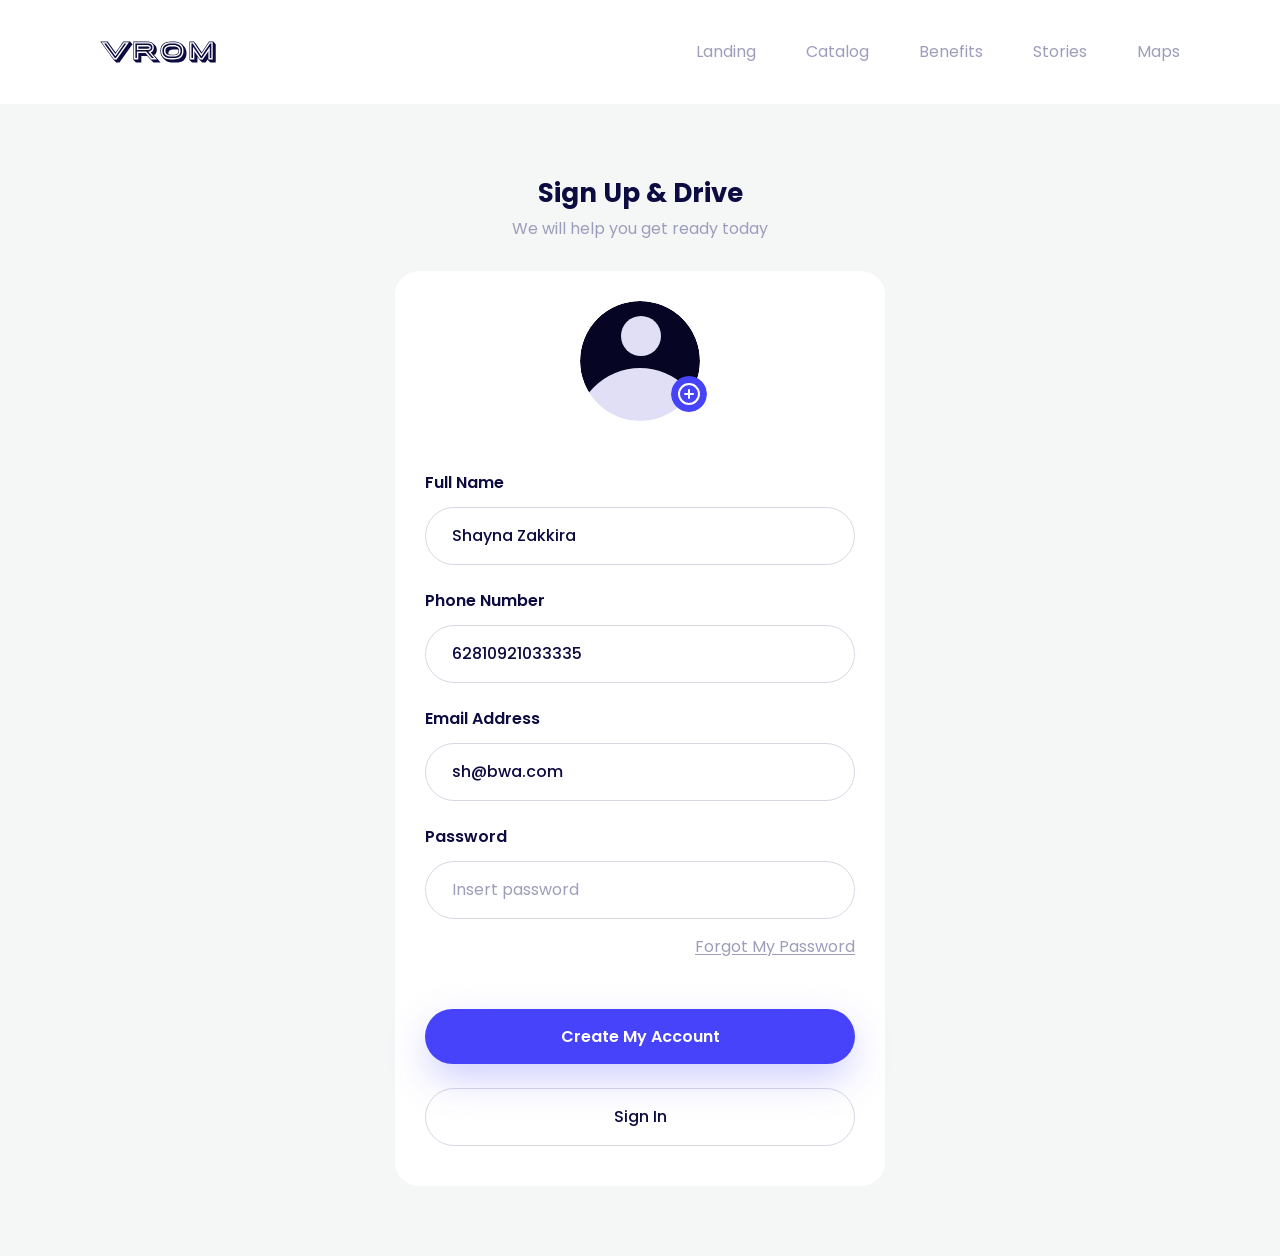
<file: public/pages/sign-up.html>
<!DOCTYPE html>
<html lang="en">

    <head>
        <meta charset="UTF-8">
        <meta http-equiv="X-UA-Compatible" content="IE=edge">
        <meta name="viewport" content="width=device-width, initial-scale=1.0">
        <title>Sign Up</title>

        <link rel="stylesheet" href="../css/main.css">
    </head>

    <body>
        <nav class="container relative my-4 lg:my-10">
            <div class="flex flex-col justify-between w-full lg:flex-row lg:items-center">
                <!-- Logo & Toggler Button here -->
                <div class="flex items-center justify-between">
                    <!-- LOGO -->
                    <a href="./index.html">
                        <img src="../assets/svgs/logo.svg" alt="stream" />
                    </a>
                    <!-- RESPONSIVE NAVBAR BUTTON TOGGLER -->
                    <div class="block lg:hidden">
                        <button class="p-1 outline-none mobileMenuButton" id="navbarToggler" data-target="#navigation">
                            <svg class="text-dark w-7 h-7" fill="none" stroke="currentColor" viewBox="0 0 24 24"
                                xmlns="http://www.w3.org/2000/svg">
                                <path stroke-linecap="round" stroke-linejoin="round" stroke-width="2"
                                    d="M4 8h16M4 16h16"></path>
                            </svg>
                        </button>
                    </div>
                </div>

                <!-- Nav Menu -->
                <div class="hidden w-full lg:block" id="navigation">
                    <div
                        class="flex flex-col items-baseline gap-4 mt-6 lg:justify-between lg:flex-row lg:items-center lg:mt-0">
                        <div
                            class="flex flex-col w-full ml-auto lg:w-auto gap-4 lg:gap-[50px] lg:items-center lg:flex-row">
                            <a href="./index.html" class="nav-link-item">Landing</a>
                            <a href="#!" class="nav-link-item">Catalog</a>
                            <a href="#!" class="nav-link-item">Benefits</a>
                            <a href="#!" class="nav-link-item">Stories</a>
                            <a href="#!" class="nav-link-item">Maps</a>
                        </div>
                    </div>
                </div>
            </div>
        </nav>

        <!-- Main Content -->
        <section class="bg-darkGrey relative py-[70px]">
            <div class="container">
                <div class="flex flex-col items-center">
                    <header class="mb-[30px] text-center">
                        <h2 class="font-bold text-dark text-[26px] mb-1">
                            Sign Up & Drive
                        </h2>
                        <p class="text-base text-secondary">We will help you get ready today</p>
                    </header>
                    <!-- Form Card -->
                    <form action="" class="bg-white p-[30px] pb-10 rounded-3xl max-w-[490px] w-full" id="uploadForm">
                        <!-- User Photo -->
                        <div class="mb-[50px] flex justify-center">
                            <div class="relative">
                                <img src="../assets/svgs/ic-default-photo.svg" class="w-[120px] h-[120px] rounded-full"
                                    alt="" id="imageSrc">
                                <a href="javascript:void(0);" id="btnUploadPhoto" class="">
                                    <img src="../assets/svgs/ic-btn_upload.svg"
                                        class="w-[36px] h-[36px] rounded-full absolute right-[-7px] bottom-[9px]"
                                        alt="">
                                </a>
                                <a href="javascript:void(0);" id="btnDeletePhoto" class="hidden">
                                    <img src="../assets/svgs/ic-btn_delete.svg"
                                        class="w-[36px] h-[36px] rounded-full absolute right-[-7px] bottom-[9px]"
                                        alt="">
                                </a>
                            </div>
                            <input type="file" name="photo" id="photo" class="hidden" value=""
                                accept="image/x-png,image/jpg,image/jpeg">
                        </div>
                        <div class="grid grid-cols-2 items-center gap-y-6 gap-x-4 lg:gap-x-[30px]">
                            <!-- Full Name -->
                            <div class="flex flex-col col-span-2 gap-3">
                                <label for="" class="text-base font-semibold text-dark">
                                    Full Name
                                </label>
                                <input type="text" name="fullname" id="fullname"
                                    class="text-base font-medium focus:border-primary focus:outline-none placeholder:text-secondary placeholder:font-normal px-[26px] py-4 border border-grey rounded-[50px]"
                                    placeholder="Insert Full Name" value="Shayna Zakkira">
                            </div>
                            <!-- Phone Number -->
                            <div class="flex flex-col col-span-2 gap-3">
                                <label for="" class="text-base font-semibold text-dark">
                                    Phone Number
                                </label>
                                <input type="number" name="phone" id="phone"
                                    class="text-base font-medium focus:border-primary focus:outline-none placeholder:text-secondary placeholder:font-normal px-[26px] py-4 border border-grey rounded-[50px]"
                                    placeholder="Insert Phone Number" value="62810921033335">
                            </div>
                            <!-- Email -->
                            <div class="flex flex-col col-span-2 gap-3">
                                <label for="" class="text-base font-semibold text-dark">
                                    Email Address
                                </label>
                                <input type="email" name="email" id="email"
                                    class="text-base font-medium focus:border-primary focus:outline-none placeholder:text-secondary placeholder:font-normal px-[26px] py-4 border border-grey rounded-[50px]"
                                    placeholder="Insert Email Address" value="sh@bwa.com">
                            </div>
                            <!-- Password -->
                            <div class="flex flex-col col-span-2 gap-3">
                                <label for="" class="text-base font-semibold text-dark">
                                    Password
                                </label>
                                <input type="password" name="password" id="password"
                                    class="text-base font-medium focus:border-primary focus:outline-none placeholder:text-secondary placeholder:font-normal px-[26px] py-4 border border-grey rounded-[50px]"
                                    placeholder="Insert password">
                                <a href="#"
                                    class="mt-1 text-base text-right underline text-secondary underline-offset-2">
                                    Forgot My Password
                                </a>
                            </div>
                            <!-- Button -->
                            <div class="col-span-2 mt-[26px]">
                                <!-- Button Primary -->
                                <div class="p-1 rounded-full bg-primary group">
                                    <a href="index.html" class="btn-primary">
                                        <p>
                                            Create My Account
                                        </p>
                                        <img src="../assets/svgs/ic-arrow-right.svg" alt="">
                                    </a>
                                </div>
                            </div>
                            <!-- Create New Account Button -->
                            <div class="col-span-2">
                                <a href="sign-in.html" class="btn-secondary">
                                    <p>Sign In</p>
                                </a>
                            </div>
                        </div>
                    </form>
                </div>
            </div>
        </section>

        <script src="https://code.jquery.com/jquery-3.6.3.min.js"
            integrity="sha256-pvPw+upLPUjgMXY0G+8O0xUf+/Im1MZjXxxgOcBQBXU=" crossorigin="anonymous"></script>
        <script type="text/javascript" src="../scripts/script.js"></script>
    </body>

</html>
</file>
<file: public/css/main.css>
@import url('https://fonts.googleapis.com/css2?family=Poppins:wght@300;400;500;600;700;800&display=swap');

/*
! tailwindcss v3.2.4 | MIT License | https://tailwindcss.com
*/

/*
1. Prevent padding and border from affecting element width. (https://github.com/mozdevs/cssremedy/issues/4)
2. Allow adding a border to an element by just adding a border-width. (https://github.com/tailwindcss/tailwindcss/pull/116)
*/

*,
::before,
::after {
  box-sizing: border-box;
  /* 1 */
  border-width: 0;
  /* 2 */
  border-style: solid;
  /* 2 */
  border-color: #e5e7eb;
  /* 2 */
}

::before,
::after {
  --tw-content: '';
}

/*
1. Use a consistent sensible line-height in all browsers.
2. Prevent adjustments of font size after orientation changes in iOS.
3. Use a more readable tab size.
4. Use the user's configured `sans` font-family by default.
5. Use the user's configured `sans` font-feature-settings by default.
*/

html {
  line-height: 1.5;
  /* 1 */
  -webkit-text-size-adjust: 100%;
  /* 2 */
  -moz-tab-size: 4;
  /* 3 */
  -o-tab-size: 4;
     tab-size: 4;
  /* 3 */
  font-family: ui-sans-serif, system-ui, -apple-system, BlinkMacSystemFont, "Segoe UI", Roboto, "Helvetica Neue", Arial, "Noto Sans", sans-serif, "Apple Color Emoji", "Segoe UI Emoji", "Segoe UI Symbol", "Noto Color Emoji";
  /* 4 */
  font-feature-settings: normal;
  /* 5 */
}

/*
1. Remove the margin in all browsers.
2. Inherit line-height from `html` so users can set them as a class directly on the `html` element.
*/

body {
  margin: 0;
  /* 1 */
  line-height: inherit;
  /* 2 */
}

/*
1. Add the correct height in Firefox.
2. Correct the inheritance of border color in Firefox. (https://bugzilla.mozilla.org/show_bug.cgi?id=190655)
3. Ensure horizontal rules are visible by default.
*/

hr {
  height: 0;
  /* 1 */
  color: inherit;
  /* 2 */
  border-top-width: 1px;
  /* 3 */
}

/*
Add the correct text decoration in Chrome, Edge, and Safari.
*/

abbr:where([title]) {
  -webkit-text-decoration: underline dotted;
          text-decoration: underline dotted;
}

/*
Remove the default font size and weight for headings.
*/

h1,
h2,
h3,
h4,
h5,
h6 {
  font-size: inherit;
  font-weight: inherit;
}

/*
Reset links to optimize for opt-in styling instead of opt-out.
*/

a {
  color: inherit;
  text-decoration: inherit;
}

/*
Add the correct font weight in Edge and Safari.
*/

b,
strong {
  font-weight: bolder;
}

/*
1. Use the user's configured `mono` font family by default.
2. Correct the odd `em` font sizing in all browsers.
*/

code,
kbd,
samp,
pre {
  font-family: ui-monospace, SFMono-Regular, Menlo, Monaco, Consolas, "Liberation Mono", "Courier New", monospace;
  /* 1 */
  font-size: 1em;
  /* 2 */
}

/*
Add the correct font size in all browsers.
*/

small {
  font-size: 80%;
}

/*
Prevent `sub` and `sup` elements from affecting the line height in all browsers.
*/

sub,
sup {
  font-size: 75%;
  line-height: 0;
  position: relative;
  vertical-align: baseline;
}

sub {
  bottom: -0.25em;
}

sup {
  top: -0.5em;
}

/*
1. Remove text indentation from table contents in Chrome and Safari. (https://bugs.chromium.org/p/chromium/issues/detail?id=999088, https://bugs.webkit.org/show_bug.cgi?id=201297)
2. Correct table border color inheritance in all Chrome and Safari. (https://bugs.chromium.org/p/chromium/issues/detail?id=935729, https://bugs.webkit.org/show_bug.cgi?id=195016)
3. Remove gaps between table borders by default.
*/

table {
  text-indent: 0;
  /* 1 */
  border-color: inherit;
  /* 2 */
  border-collapse: collapse;
  /* 3 */
}

/*
1. Change the font styles in all browsers.
2. Remove the margin in Firefox and Safari.
3. Remove default padding in all browsers.
*/

button,
input,
optgroup,
select,
textarea {
  font-family: inherit;
  /* 1 */
  font-size: 100%;
  /* 1 */
  font-weight: inherit;
  /* 1 */
  line-height: inherit;
  /* 1 */
  color: inherit;
  /* 1 */
  margin: 0;
  /* 2 */
  padding: 0;
  /* 3 */
}

/*
Remove the inheritance of text transform in Edge and Firefox.
*/

button,
select {
  text-transform: none;
}

/*
1. Correct the inability to style clickable types in iOS and Safari.
2. Remove default button styles.
*/

button,
[type='button'],
[type='reset'],
[type='submit'] {
  -webkit-appearance: button;
  /* 1 */
  background-color: transparent;
  /* 2 */
  background-image: none;
  /* 2 */
}

/*
Use the modern Firefox focus style for all focusable elements.
*/

:-moz-focusring {
  outline: auto;
}

/*
Remove the additional `:invalid` styles in Firefox. (https://github.com/mozilla/gecko-dev/blob/2f9eacd9d3d995c937b4251a5557d95d494c9be1/layout/style/res/forms.css#L728-L737)
*/

:-moz-ui-invalid {
  box-shadow: none;
}

/*
Add the correct vertical alignment in Chrome and Firefox.
*/

progress {
  vertical-align: baseline;
}

/*
Correct the cursor style of increment and decrement buttons in Safari.
*/

::-webkit-inner-spin-button,
::-webkit-outer-spin-button {
  height: auto;
}

/*
1. Correct the odd appearance in Chrome and Safari.
2. Correct the outline style in Safari.
*/

[type='search'] {
  -webkit-appearance: textfield;
  /* 1 */
  outline-offset: -2px;
  /* 2 */
}

/*
Remove the inner padding in Chrome and Safari on macOS.
*/

::-webkit-search-decoration {
  -webkit-appearance: none;
}

/*
1. Correct the inability to style clickable types in iOS and Safari.
2. Change font properties to `inherit` in Safari.
*/

::-webkit-file-upload-button {
  -webkit-appearance: button;
  /* 1 */
  font: inherit;
  /* 2 */
}

/*
Add the correct display in Chrome and Safari.
*/

summary {
  display: list-item;
}

/*
Removes the default spacing and border for appropriate elements.
*/

blockquote,
dl,
dd,
h1,
h2,
h3,
h4,
h5,
h6,
hr,
figure,
p,
pre {
  margin: 0;
}

fieldset {
  margin: 0;
  padding: 0;
}

legend {
  padding: 0;
}

ol,
ul,
menu {
  list-style: none;
  margin: 0;
  padding: 0;
}

/*
Prevent resizing textareas horizontally by default.
*/

textarea {
  resize: vertical;
}

/*
1. Reset the default placeholder opacity in Firefox. (https://github.com/tailwindlabs/tailwindcss/issues/3300)
2. Set the default placeholder color to the user's configured gray 400 color.
*/

input::-moz-placeholder, textarea::-moz-placeholder {
  opacity: 1;
  /* 1 */
  color: #9ca3af;
  /* 2 */
}

input::placeholder,
textarea::placeholder {
  opacity: 1;
  /* 1 */
  color: #9ca3af;
  /* 2 */
}

/*
Set the default cursor for buttons.
*/

button,
[role="button"] {
  cursor: pointer;
}

/*
Make sure disabled buttons don't get the pointer cursor.
*/

:disabled {
  cursor: default;
}

/*
1. Make replaced elements `display: block` by default. (https://github.com/mozdevs/cssremedy/issues/14)
2. Add `vertical-align: middle` to align replaced elements more sensibly by default. (https://github.com/jensimmons/cssremedy/issues/14#issuecomment-634934210)
   This can trigger a poorly considered lint error in some tools but is included by design.
*/

img,
svg,
video,
canvas,
audio,
iframe,
embed,
object {
  display: block;
  /* 1 */
  vertical-align: middle;
  /* 2 */
}

/*
Constrain images and videos to the parent width and preserve their intrinsic aspect ratio. (https://github.com/mozdevs/cssremedy/issues/14)
*/

img,
video {
  max-width: 100%;
  height: auto;
}

/* Make elements with the HTML hidden attribute stay hidden by default */

[hidden] {
  display: none;
}

.flex::before,
    .flex::after {
  display: none !important;
}

img{
  -o-object-fit: cover;
     object-fit: cover;
}

body{
  font-family: Poppins, sans-serif;
  --tw-text-opacity: 1;
  color: rgb(13 12 65 / var(--tw-text-opacity));
}

*, ::before, ::after{
  --tw-border-spacing-x: 0;
  --tw-border-spacing-y: 0;
  --tw-translate-x: 0;
  --tw-translate-y: 0;
  --tw-rotate: 0;
  --tw-skew-x: 0;
  --tw-skew-y: 0;
  --tw-scale-x: 1;
  --tw-scale-y: 1;
  --tw-pan-x:  ;
  --tw-pan-y:  ;
  --tw-pinch-zoom:  ;
  --tw-scroll-snap-strictness: proximity;
  --tw-ordinal:  ;
  --tw-slashed-zero:  ;
  --tw-numeric-figure:  ;
  --tw-numeric-spacing:  ;
  --tw-numeric-fraction:  ;
  --tw-ring-inset:  ;
  --tw-ring-offset-width: 0px;
  --tw-ring-offset-color: #fff;
  --tw-ring-color: rgb(59 130 246 / 0.5);
  --tw-ring-offset-shadow: 0 0 #0000;
  --tw-ring-shadow: 0 0 #0000;
  --tw-shadow: 0 0 #0000;
  --tw-shadow-colored: 0 0 #0000;
  --tw-blur:  ;
  --tw-brightness:  ;
  --tw-contrast:  ;
  --tw-grayscale:  ;
  --tw-hue-rotate:  ;
  --tw-invert:  ;
  --tw-saturate:  ;
  --tw-sepia:  ;
  --tw-drop-shadow:  ;
  --tw-backdrop-blur:  ;
  --tw-backdrop-brightness:  ;
  --tw-backdrop-contrast:  ;
  --tw-backdrop-grayscale:  ;
  --tw-backdrop-hue-rotate:  ;
  --tw-backdrop-invert:  ;
  --tw-backdrop-opacity:  ;
  --tw-backdrop-saturate:  ;
  --tw-backdrop-sepia:  ;
}

::backdrop{
  --tw-border-spacing-x: 0;
  --tw-border-spacing-y: 0;
  --tw-translate-x: 0;
  --tw-translate-y: 0;
  --tw-rotate: 0;
  --tw-skew-x: 0;
  --tw-skew-y: 0;
  --tw-scale-x: 1;
  --tw-scale-y: 1;
  --tw-pan-x:  ;
  --tw-pan-y:  ;
  --tw-pinch-zoom:  ;
  --tw-scroll-snap-strictness: proximity;
  --tw-ordinal:  ;
  --tw-slashed-zero:  ;
  --tw-numeric-figure:  ;
  --tw-numeric-spacing:  ;
  --tw-numeric-fraction:  ;
  --tw-ring-inset:  ;
  --tw-ring-offset-width: 0px;
  --tw-ring-offset-color: #fff;
  --tw-ring-color: rgb(59 130 246 / 0.5);
  --tw-ring-offset-shadow: 0 0 #0000;
  --tw-ring-shadow: 0 0 #0000;
  --tw-shadow: 0 0 #0000;
  --tw-shadow-colored: 0 0 #0000;
  --tw-blur:  ;
  --tw-brightness:  ;
  --tw-contrast:  ;
  --tw-grayscale:  ;
  --tw-hue-rotate:  ;
  --tw-invert:  ;
  --tw-saturate:  ;
  --tw-sepia:  ;
  --tw-drop-shadow:  ;
  --tw-backdrop-blur:  ;
  --tw-backdrop-brightness:  ;
  --tw-backdrop-contrast:  ;
  --tw-backdrop-grayscale:  ;
  --tw-backdrop-hue-rotate:  ;
  --tw-backdrop-invert:  ;
  --tw-backdrop-opacity:  ;
  --tw-backdrop-saturate:  ;
  --tw-backdrop-sepia:  ;
}

.container{
  width: 100%;
  margin-right: auto;
  margin-left: auto;
  padding-right: 1rem;
  padding-left: 1rem;
}

@media (min-width: 640px){
  .container{
    max-width: 640px;
  }
}

@media (min-width: 768px){
  .container{
    max-width: 768px;
  }
}

@media (min-width: 1024px){
  .container{
    max-width: 1024px;
    padding-right: 75px;
    padding-left: 75px;
  }
}

@media (min-width: 1280px){
  .container{
    max-width: 1280px;
    padding-right: 100px;
    padding-left: 100px;
  }
}

@media (min-width: 1536px){
  .container{
    max-width: 1536px;
  }
}

.nav-link-item{
  cursor: pointer;
  font-size: 1rem;
  line-height: 1.5rem;
  font-weight: 400;
  --tw-text-opacity: 1;
  color: rgb(157 157 188 / var(--tw-text-opacity));
  text-underline-offset: 2px;
  transition-property: all;
  transition-timing-function: cubic-bezier(0.4, 0, 0.2, 1);
  transition-duration: 150ms;
}

.nav-link-item:hover{
  --tw-text-opacity: 1;
  color: rgb(13 12 65 / var(--tw-text-opacity));
  text-decoration-line: underline;
}

.nav-link-item.active{
  font-weight: 600;
  --tw-text-opacity: 1;
  color: rgb(13 12 65 / var(--tw-text-opacity));
}

.btn-primary{
  position: relative;
  display: block;
  min-height: 47px;
  min-width: 180px;
  border-radius: 9999px;
  --tw-bg-opacity: 1;
  background-color: rgb(71 67 251 / var(--tw-bg-opacity));
  padding-top: 0.75rem;
  padding-bottom: 0.75rem;
  padding-left: 26px;
  padding-right: 26px;
  text-align: center;
  font-size: 1rem;
  line-height: 1.5rem;
  font-weight: 600;
  --tw-text-opacity: 1;
  color: rgb(255 255 255 / var(--tw-text-opacity));
  --tw-drop-shadow: drop-shadow(0 15px 20px rgba(71,67,251,0.3));
  filter: var(--tw-blur) var(--tw-brightness) var(--tw-contrast) var(--tw-grayscale) var(--tw-hue-rotate) var(--tw-invert) var(--tw-saturate) var(--tw-sepia) var(--tw-drop-shadow);
  transition-property: all;
  transition-timing-function: cubic-bezier(0.4, 0, 0.2, 1);
  transition-duration: 320ms;
}

.btn-primary:hover{
  --tw-shadow: 0 0 0 1px #ffffff inset;
  --tw-shadow-colored: inset 0 0 0 1px var(--tw-shadow-color);
  box-shadow: var(--tw-ring-offset-shadow, 0 0 #0000), var(--tw-ring-shadow, 0 0 #0000), var(--tw-shadow);
  --tw-drop-shadow: drop-shadow(0 0 #0000);
  filter: var(--tw-blur) var(--tw-brightness) var(--tw-contrast) var(--tw-grayscale) var(--tw-hue-rotate) var(--tw-invert) var(--tw-saturate) var(--tw-sepia) var(--tw-drop-shadow);
}

.btn-primary > p{
  position: absolute;
  left: 50%;
  width: -moz-max-content;
  width: max-content;
  --tw-translate-x: -50%;
  transform: translate(var(--tw-translate-x), var(--tw-translate-y)) rotate(var(--tw-rotate)) skewX(var(--tw-skew-x)) skewY(var(--tw-skew-y)) scaleX(var(--tw-scale-x)) scaleY(var(--tw-scale-y));
  transition-property: all;
  transition-timing-function: cubic-bezier(0.4, 0, 0.2, 1);
  transition-duration: 320ms;
}

.group:hover .btn-primary > p{
  left: 26px;
  --tw-translate-x: 0px;
  transform: translate(var(--tw-translate-x), var(--tw-translate-y)) rotate(var(--tw-rotate)) skewX(var(--tw-skew-x)) skewY(var(--tw-skew-y)) scaleX(var(--tw-scale-x)) scaleY(var(--tw-scale-y));
}

.btn-primary > img{
  position: absolute;
  right: 50%;
  opacity: 0;
  transition-property: all;
  transition-timing-function: cubic-bezier(0.4, 0, 0.2, 1);
  transition-duration: 320ms;
}

.group:hover .btn-primary > img{
  right: 26px;
  opacity: 1;
}

.btn-secondary{
  display: block;
  border-radius: 50px;
  border-width: 1px;
  --tw-border-opacity: 1;
  border-color: rgb(216 216 228 / var(--tw-border-opacity));
  padding-left: 2.5rem;
  padding-right: 2.5rem;
  padding-top: 1rem;
  padding-bottom: 1rem;
  text-align: center;
  font-size: 1rem;
  line-height: 1.5rem;
  font-weight: 500;
  --tw-text-opacity: 1;
  color: rgb(13 12 65 / var(--tw-text-opacity));
  transition-property: all;
  transition-timing-function: cubic-bezier(0.4, 0, 0.2, 1);
  transition-duration: 150ms;
}

.btn-secondary:hover{
  --tw-bg-opacity: 1;
  background-color: rgb(13 12 65 / var(--tw-bg-opacity));
  --tw-text-opacity: 1;
  color: rgb(255 255 255 / var(--tw-text-opacity));
}

.card-popular::before,.card-popular::after {
  display: none;
}

.card-popular{
  position: relative;
  display: flex;
  flex-direction: column;
  gap: 1rem;
  border-radius: 22px;
  --tw-bg-opacity: 1;
  background-color: rgb(255 255 255 / var(--tw-bg-opacity));
  padding: 1rem;
  transition-property: color, background-color, border-color, text-decoration-color, fill, stroke, opacity, box-shadow, transform, filter, -webkit-backdrop-filter;
  transition-property: color, background-color, border-color, text-decoration-color, fill, stroke, opacity, box-shadow, transform, filter, backdrop-filter;
  transition-property: color, background-color, border-color, text-decoration-color, fill, stroke, opacity, box-shadow, transform, filter, backdrop-filter, -webkit-backdrop-filter;
  transition-duration: 300ms;
  transition-timing-function: cubic-bezier(0.4, 0, 0.2, 1);
}

.card-popular:hover{
  --tw-scale-x: 1.02;
  --tw-scale-y: 1.02;
  transform: translate(var(--tw-translate-x), var(--tw-translate-y)) rotate(var(--tw-rotate)) skewX(var(--tw-skew-x)) skewY(var(--tw-skew-y)) scaleX(var(--tw-scale-x)) scaleY(var(--tw-scale-y));
  --tw-shadow: 0 22px 50px #D4D6DA;
  --tw-shadow-colored: 0 22px 50px var(--tw-shadow-color);
  box-shadow: var(--tw-ring-offset-shadow, 0 0 #0000), var(--tw-ring-shadow, 0 0 #0000), var(--tw-shadow);
}

.vr{
  min-height: 1em;
  width: 1px;
  align-self: stretch;
  --tw-bg-opacity: 1;
  background-color: rgb(216 216 228 / var(--tw-bg-opacity));
}

.thumbnail{
  height: 75px;
  width: 100%;
  border-radius: 18px;
  transition-property: all;
  transition-timing-function: cubic-bezier(0.4, 0, 0.2, 1);
  transition-duration: 150ms;
}

@media (min-width: 768px){
  .thumbnail{
    height: 120px;
  }
}

.thumbnail.selected{
  --tw-ring-offset-shadow: var(--tw-ring-inset) 0 0 0 var(--tw-ring-offset-width) var(--tw-ring-offset-color);
  --tw-ring-shadow: var(--tw-ring-inset) 0 0 0 calc(4px + var(--tw-ring-offset-width)) var(--tw-ring-color);
  box-shadow: var(--tw-ring-offset-shadow), var(--tw-ring-shadow), var(--tw-shadow, 0 0 #0000);
  --tw-ring-opacity: 1;
  --tw-ring-color: rgb(255 148 71 / var(--tw-ring-opacity));
}

.boxPayment input[type="radio"]:checked + label{
  --tw-shadow-color: #4743FB;
  --tw-shadow: var(--tw-shadow-colored);
  --tw-shadow: 0 0 0 2px #4743FB inset;
  --tw-shadow-colored: inset 0 0 0 2px var(--tw-shadow-color);
  box-shadow: var(--tw-ring-offset-shadow, 0 0 #0000), var(--tw-ring-shadow, 0 0 #0000), var(--tw-shadow);
}

.sr-only{
  position: absolute;
  width: 1px;
  height: 1px;
  padding: 0;
  margin: -1px;
  overflow: hidden;
  clip: rect(0, 0, 0, 0);
  white-space: nowrap;
  border-width: 0;
}

.not-sr-only{
  position: static;
  width: auto;
  height: auto;
  padding: 0;
  margin: 0;
  overflow: visible;
  clip: auto;
  white-space: normal;
}

.pointer-events-none{
  pointer-events: none;
}

.pointer-events-auto{
  pointer-events: auto;
}

.visible{
  visibility: visible;
}

.invisible{
  visibility: hidden;
}

.collapse{
  visibility: collapse;
}

.static{
  position: static;
}

.fixed{
  position: fixed;
}

.absolute{
  position: absolute;
}

.relative{
  position: relative;
}

.sticky{
  position: sticky;
}

.inset-0{
  top: 0px;
  right: 0px;
  bottom: 0px;
  left: 0px;
}

.-inset-1{
  top: -0.25rem;
  right: -0.25rem;
  bottom: -0.25rem;
  left: -0.25rem;
}

.bottom-0{
  bottom: 0px;
}

.top-full{
  top: 100%;
}

.bottom-\[-30px\]{
  bottom: -30px;
}

.right-0{
  right: 0px;
}

.right-\[-7px\]{
  right: -7px;
}

.bottom-\[9px\]{
  bottom: 9px;
}

.isolate{
  isolation: isolate;
}

.isolation-auto{
  isolation: auto;
}

.z-50{
  z-index: 50;
}

.z-0{
  z-index: 0;
}

.z-10{
  z-index: 10;
}

.col-span-2{
  grid-column: span 2 / span 2;
}

.col-span-1{
  grid-column: span 1 / span 1;
}

.col-span-12{
  grid-column: span 12 / span 12;
}

.float-right{
  float: right;
}

.float-left{
  float: left;
}

.float-none{
  float: none;
}

.clear-left{
  clear: left;
}

.clear-right{
  clear: right;
}

.clear-both{
  clear: both;
}

.clear-none{
  clear: none;
}

.my-4{
  margin-top: 1rem;
  margin-bottom: 1rem;
}

.-mx-1{
  margin-left: -0.25rem;
  margin-right: -0.25rem;
}

.mx-auto{
  margin-left: auto;
  margin-right: auto;
}

.mt-6{
  margin-top: 1.5rem;
}

.ml-auto{
  margin-left: auto;
}

.mb-\[30px\]{
  margin-bottom: 30px;
}

.mb-1{
  margin-bottom: 0.25rem;
}

.mt-2{
  margin-top: 0.5rem;
}

.mb-5{
  margin-bottom: 1.25rem;
}

.mr-2{
  margin-right: 0.5rem;
}

.ml-2{
  margin-left: 0.5rem;
}

.mb-3{
  margin-bottom: 0.75rem;
}

.mt-\[26px\]{
  margin-top: 26px;
}

.-mr-\[100px\]{
  margin-right: -100px;
}

.mb-\[50px\]{
  margin-bottom: 50px;
}

.mb-\[6px\]{
  margin-bottom: 6px;
}

.mb-\[10px\]{
  margin-bottom: 10px;
}

.mt-\[2px\]{
  margin-top: 2px;
}

.mt-auto{
  margin-top: auto;
}

.mb-\[2px\]{
  margin-bottom: 2px;
}

.mt-\[50px\]{
  margin-top: 50px;
}

.mb-4{
  margin-bottom: 1rem;
}

.mt-5{
  margin-top: 1.25rem;
}

.mt-1{
  margin-top: 0.25rem;
}

.box-border{
  box-sizing: border-box;
}

.box-content{
  box-sizing: content-box;
}

.block{
  display: block;
}

.inline-block{
  display: inline-block;
}

.inline{
  display: inline;
}

.flex{
  display: flex;
}

.inline-flex{
  display: inline-flex;
}

.table{
  display: table;
}

.inline-table{
  display: inline-table;
}

.table-caption{
  display: table-caption;
}

.table-cell{
  display: table-cell;
}

.table-column{
  display: table-column;
}

.table-column-group{
  display: table-column-group;
}

.table-footer-group{
  display: table-footer-group;
}

.table-header-group{
  display: table-header-group;
}

.table-row-group{
  display: table-row-group;
}

.table-row{
  display: table-row;
}

.flow-root{
  display: flow-root;
}

.grid{
  display: grid;
}

.inline-grid{
  display: inline-grid;
}

.contents{
  display: contents;
}

.list-item{
  display: list-item;
}

.hidden{
  display: none;
}

.h-7{
  height: 1.75rem;
}

.h-6{
  height: 1.5rem;
}

.h-auto{
  height: auto;
}

.h-full{
  height: 100%;
}

.h-\[22px\]{
  height: 22px;
}

.h-min{
  height: -moz-min-content;
  height: min-content;
}

.h-\[150px\]{
  height: 150px;
}

.h-\[120px\]{
  height: 120px;
}

.h-\[36px\]{
  height: 36px;
}

.max-h-\[332px\]{
  max-height: 332px;
}

.min-h-\[calc\(100vh-70px\)\]{
  min-height: calc(100vh - 70px);
}

.min-h-\[80px\]{
  min-height: 80px;
}

.w-full{
  width: 100%;
}

.w-7{
  width: 1.75rem;
}

.w-\[55px\]{
  width: 55px;
}

.w-max{
  width: -moz-max-content;
  width: max-content;
}

.w-6{
  width: 1.5rem;
}

.w-\[22px\]{
  width: 22px;
}

.w-\[220px\]{
  width: 220px;
}

.w-\[120px\]{
  width: 120px;
}

.w-\[36px\]{
  width: 36px;
}

.min-w-\[216px\]{
  min-width: 216px;
}

.max-w-\[490px\]{
  max-width: 490px;
}

.max-w-\[50\%\]{
  max-width: 50%;
}

.max-w-\[230px\]{
  max-width: 230px;
}

.max-w-\[70\%\]{
  max-width: 70%;
}

.max-w-\[910px\]{
  max-width: 910px;
}

.max-w-\[430px\]{
  max-width: 430px;
}

.max-w-\[335px\]{
  max-width: 335px;
}

.max-w-\[963px\]{
  max-width: 963px;
}

.max-w-\[268px\]{
  max-width: 268px;
}

.max-w-\[360px\]{
  max-width: 360px;
}

.flex-shrink{
  flex-shrink: 1;
}

.shrink{
  flex-shrink: 1;
}

.flex-grow{
  flex-grow: 1;
}

.grow{
  flex-grow: 1;
}

.table-auto{
  table-layout: auto;
}

.table-fixed{
  table-layout: fixed;
}

.border-collapse{
  border-collapse: collapse;
}

.border-separate{
  border-collapse: separate;
}

.translate-y-\[107\%\]{
  --tw-translate-y: 107%;
  transform: translate(var(--tw-translate-x), var(--tw-translate-y)) rotate(var(--tw-rotate)) skewX(var(--tw-skew-x)) skewY(var(--tw-skew-y)) scaleX(var(--tw-scale-x)) scaleY(var(--tw-scale-y));
}

.rotate-180{
  --tw-rotate: 180deg;
  transform: translate(var(--tw-translate-x), var(--tw-translate-y)) rotate(var(--tw-rotate)) skewX(var(--tw-skew-x)) skewY(var(--tw-skew-y)) scaleX(var(--tw-scale-x)) scaleY(var(--tw-scale-y));
}

.transform{
  transform: translate(var(--tw-translate-x), var(--tw-translate-y)) rotate(var(--tw-rotate)) skewX(var(--tw-skew-x)) skewY(var(--tw-skew-y)) scaleX(var(--tw-scale-x)) scaleY(var(--tw-scale-y));
}

.\!transform{
  transform: translate(var(--tw-translate-x), var(--tw-translate-y)) rotate(var(--tw-rotate)) skewX(var(--tw-skew-x)) skewY(var(--tw-skew-y)) scaleX(var(--tw-scale-x)) scaleY(var(--tw-scale-y)) !important;
}

.transform-cpu{
  transform: translate(var(--tw-translate-x), var(--tw-translate-y)) rotate(var(--tw-rotate)) skewX(var(--tw-skew-x)) skewY(var(--tw-skew-y)) scaleX(var(--tw-scale-x)) scaleY(var(--tw-scale-y));
}

.transform-gpu{
  transform: translate3d(var(--tw-translate-x), var(--tw-translate-y), 0) rotate(var(--tw-rotate)) skewX(var(--tw-skew-x)) skewY(var(--tw-skew-y)) scaleX(var(--tw-scale-x)) scaleY(var(--tw-scale-y));
}

.transform-none{
  transform: none;
}

.cursor-pointer{
  cursor: pointer;
}

.touch-auto{
  touch-action: auto;
}

.touch-none{
  touch-action: none;
}

.touch-pan-x{
  --tw-pan-x: pan-x;
  touch-action: var(--tw-pan-x) var(--tw-pan-y) var(--tw-pinch-zoom);
}

.touch-pan-left{
  --tw-pan-x: pan-left;
  touch-action: var(--tw-pan-x) var(--tw-pan-y) var(--tw-pinch-zoom);
}

.touch-pan-right{
  --tw-pan-x: pan-right;
  touch-action: var(--tw-pan-x) var(--tw-pan-y) var(--tw-pinch-zoom);
}

.touch-pan-y{
  --tw-pan-y: pan-y;
  touch-action: var(--tw-pan-x) var(--tw-pan-y) var(--tw-pinch-zoom);
}

.touch-pan-up{
  --tw-pan-y: pan-up;
  touch-action: var(--tw-pan-x) var(--tw-pan-y) var(--tw-pinch-zoom);
}

.touch-pan-down{
  --tw-pan-y: pan-down;
  touch-action: var(--tw-pan-x) var(--tw-pan-y) var(--tw-pinch-zoom);
}

.touch-pinch-zoom{
  --tw-pinch-zoom: pinch-zoom;
  touch-action: var(--tw-pan-x) var(--tw-pan-y) var(--tw-pinch-zoom);
}

.touch-manipulation{
  touch-action: manipulation;
}

.select-none{
  -webkit-user-select: none;
     -moz-user-select: none;
          user-select: none;
}

.select-text{
  -webkit-user-select: text;
     -moz-user-select: text;
          user-select: text;
}

.select-all{
  -webkit-user-select: all;
     -moz-user-select: all;
          user-select: all;
}

.select-auto{
  -webkit-user-select: auto;
     -moz-user-select: auto;
          user-select: auto;
}

.resize-none{
  resize: none;
}

.resize-y{
  resize: vertical;
}

.resize-x{
  resize: horizontal;
}

.resize{
  resize: both;
}

.snap-none{
  scroll-snap-type: none;
}

.snap-x{
  scroll-snap-type: x var(--tw-scroll-snap-strictness);
}

.snap-y{
  scroll-snap-type: y var(--tw-scroll-snap-strictness);
}

.snap-both{
  scroll-snap-type: both var(--tw-scroll-snap-strictness);
}

.snap-mandatory{
  --tw-scroll-snap-strictness: mandatory;
}

.snap-proximity{
  --tw-scroll-snap-strictness: proximity;
}

.snap-start{
  scroll-snap-align: start;
}

.snap-end{
  scroll-snap-align: end;
}

.snap-center{
  scroll-snap-align: center;
}

.snap-align-none{
  scroll-snap-align: none;
}

.snap-normal{
  scroll-snap-stop: normal;
}

.snap-always{
  scroll-snap-stop: always;
}

.list-inside{
  list-style-position: inside;
}

.list-outside{
  list-style-position: outside;
}

.appearance-none{
  -webkit-appearance: none;
     -moz-appearance: none;
          appearance: none;
}

.break-before-auto{
  -moz-column-break-before: auto;
       break-before: auto;
}

.break-before-avoid{
  -moz-column-break-before: avoid;
       break-before: avoid;
}

.break-before-all{
  -moz-column-break-before: all;
       break-before: all;
}

.break-before-avoid-page{
  -moz-column-break-before: avoid;
       break-before: avoid-page;
}

.break-before-page{
  -moz-column-break-before: page;
       break-before: page;
}

.break-before-left{
  -moz-column-break-before: left;
       break-before: left;
}

.break-before-right{
  -moz-column-break-before: right;
       break-before: right;
}

.break-before-column{
  -moz-column-break-before: column;
       break-before: column;
}

.break-inside-auto{
  -moz-column-break-inside: auto;
       break-inside: auto;
}

.break-inside-avoid{
  -moz-column-break-inside: avoid;
       break-inside: avoid;
}

.break-inside-avoid-page{
  break-inside: avoid-page;
}

.break-inside-avoid-column{
  -moz-column-break-inside: avoid;
       break-inside: avoid-column;
}

.break-after-auto{
  -moz-column-break-after: auto;
       break-after: auto;
}

.break-after-avoid{
  -moz-column-break-after: avoid;
       break-after: avoid;
}

.break-after-all{
  -moz-column-break-after: all;
       break-after: all;
}

.break-after-avoid-page{
  -moz-column-break-after: avoid;
       break-after: avoid-page;
}

.break-after-page{
  -moz-column-break-after: page;
       break-after: page;
}

.break-after-left{
  -moz-column-break-after: left;
       break-after: left;
}

.break-after-right{
  -moz-column-break-after: right;
       break-after: right;
}

.break-after-column{
  -moz-column-break-after: column;
       break-after: column;
}

.grid-flow-row{
  grid-auto-flow: row;
}

.grid-flow-col{
  grid-auto-flow: column;
}

.grid-flow-dense{
  grid-auto-flow: dense;
}

.grid-flow-row-dense{
  grid-auto-flow: row dense;
}

.grid-flow-col-dense{
  grid-auto-flow: column dense;
}

.grid-cols-2{
  grid-template-columns: repeat(2, minmax(0, 1fr));
}

.grid-cols-12{
  grid-template-columns: repeat(12, minmax(0, 1fr));
}

.grid-cols-4{
  grid-template-columns: repeat(4, minmax(0, 1fr));
}

.flex-row{
  flex-direction: row;
}

.flex-row-reverse{
  flex-direction: row-reverse;
}

.flex-col{
  flex-direction: column;
}

.flex-col-reverse{
  flex-direction: column-reverse;
}

.flex-wrap{
  flex-wrap: wrap;
}

.flex-wrap-reverse{
  flex-wrap: wrap-reverse;
}

.flex-nowrap{
  flex-wrap: nowrap;
}

.place-content-center{
  place-content: center;
}

.place-content-start{
  place-content: start;
}

.place-content-end{
  place-content: end;
}

.place-content-between{
  place-content: space-between;
}

.place-content-around{
  place-content: space-around;
}

.place-content-evenly{
  place-content: space-evenly;
}

.place-content-baseline{
  place-content: baseline;
}

.place-content-stretch{
  place-content: stretch;
}

.place-items-start{
  place-items: start;
}

.place-items-end{
  place-items: end;
}

.place-items-center{
  place-items: center;
}

.place-items-baseline{
  place-items: baseline;
}

.place-items-stretch{
  place-items: stretch;
}

.content-center{
  align-content: center;
}

.content-start{
  align-content: flex-start;
}

.content-end{
  align-content: flex-end;
}

.content-between{
  align-content: space-between;
}

.content-around{
  align-content: space-around;
}

.content-evenly{
  align-content: space-evenly;
}

.content-baseline{
  align-content: baseline;
}

.items-start{
  align-items: flex-start;
}

.items-end{
  align-items: flex-end;
}

.items-center{
  align-items: center;
}

.items-baseline{
  align-items: baseline;
}

.items-stretch{
  align-items: stretch;
}

.justify-start{
  justify-content: flex-start;
}

.justify-end{
  justify-content: flex-end;
}

.justify-center{
  justify-content: center;
}

.justify-between{
  justify-content: space-between;
}

.justify-around{
  justify-content: space-around;
}

.justify-evenly{
  justify-content: space-evenly;
}

.justify-items-start{
  justify-items: start;
}

.justify-items-end{
  justify-items: end;
}

.justify-items-center{
  justify-items: center;
}

.justify-items-stretch{
  justify-items: stretch;
}

.gap-4{
  gap: 1rem;
}

.gap-\[10px\]{
  gap: 10px;
}

.gap-5{
  gap: 1.25rem;
}

.gap-3{
  gap: 0.75rem;
}

.gap-1{
  gap: 0.25rem;
}

.gap-\[30px\]{
  gap: 30px;
}

.gap-2{
  gap: 0.5rem;
}

.gap-\[29px\]{
  gap: 29px;
}

.gap-\[2px\]{
  gap: 2px;
}

.gap-7{
  gap: 1.75rem;
}

.gap-8{
  gap: 2rem;
}

.gap-y-6{
  row-gap: 1.5rem;
}

.gap-x-4{
  -moz-column-gap: 1rem;
       column-gap: 1rem;
}

.gap-x-\[50px\]{
  -moz-column-gap: 50px;
       column-gap: 50px;
}

.gap-y-12{
  row-gap: 3rem;
}

.space-x-2 > :not([hidden]) ~ :not([hidden]){
  --tw-space-x-reverse: 0;
  margin-right: calc(0.5rem * var(--tw-space-x-reverse));
  margin-left: calc(0.5rem * calc(1 - var(--tw-space-x-reverse)));
}

.space-y-reverse > :not([hidden]) ~ :not([hidden]){
  --tw-space-y-reverse: 1;
}

.space-x-reverse > :not([hidden]) ~ :not([hidden]){
  --tw-space-x-reverse: 1;
}

.divide-y > :not([hidden]) ~ :not([hidden]){
  --tw-divide-y-reverse: 0;
  border-top-width: calc(1px * calc(1 - var(--tw-divide-y-reverse)));
  border-bottom-width: calc(1px * var(--tw-divide-y-reverse));
}

.divide-x > :not([hidden]) ~ :not([hidden]){
  --tw-divide-x-reverse: 0;
  border-right-width: calc(1px * var(--tw-divide-x-reverse));
  border-left-width: calc(1px * calc(1 - var(--tw-divide-x-reverse)));
}

.divide-y-reverse > :not([hidden]) ~ :not([hidden]){
  --tw-divide-y-reverse: 1;
}

.divide-x-reverse > :not([hidden]) ~ :not([hidden]){
  --tw-divide-x-reverse: 1;
}

.divide-solid > :not([hidden]) ~ :not([hidden]){
  border-style: solid;
}

.divide-dashed > :not([hidden]) ~ :not([hidden]){
  border-style: dashed;
}

.divide-dotted > :not([hidden]) ~ :not([hidden]){
  border-style: dotted;
}

.divide-double > :not([hidden]) ~ :not([hidden]){
  border-style: double;
}

.divide-none > :not([hidden]) ~ :not([hidden]){
  border-style: none;
}

.divide-grey > :not([hidden]) ~ :not([hidden]){
  --tw-divide-opacity: 1;
  border-color: rgb(216 216 228 / var(--tw-divide-opacity));
}

.place-self-auto{
  place-self: auto;
}

.place-self-start{
  place-self: start;
}

.place-self-end{
  place-self: end;
}

.place-self-center{
  place-self: center;
}

.place-self-stretch{
  place-self: stretch;
}

.self-auto{
  align-self: auto;
}

.self-start{
  align-self: flex-start;
}

.self-end{
  align-self: flex-end;
}

.self-center{
  align-self: center;
}

.self-stretch{
  align-self: stretch;
}

.self-baseline{
  align-self: baseline;
}

.justify-self-auto{
  justify-self: auto;
}

.justify-self-start{
  justify-self: start;
}

.justify-self-end{
  justify-self: end;
}

.justify-self-center{
  justify-self: center;
}

.justify-self-stretch{
  justify-self: stretch;
}

.overflow-auto{
  overflow: auto;
}

.overflow-hidden{
  overflow: hidden;
}

.overflow-clip{
  overflow: clip;
}

.overflow-visible{
  overflow: visible;
}

.overflow-scroll{
  overflow: scroll;
}

.overflow-x-auto{
  overflow-x: auto;
}

.overflow-y-auto{
  overflow-y: auto;
}

.overflow-x-hidden{
  overflow-x: hidden;
}

.overflow-y-hidden{
  overflow-y: hidden;
}

.overflow-x-clip{
  overflow-x: clip;
}

.overflow-y-clip{
  overflow-y: clip;
}

.overflow-x-visible{
  overflow-x: visible;
}

.overflow-y-visible{
  overflow-y: visible;
}

.overflow-x-scroll{
  overflow-x: scroll;
}

.overflow-y-scroll{
  overflow-y: scroll;
}

.overscroll-auto{
  overscroll-behavior: auto;
}

.overscroll-contain{
  overscroll-behavior: contain;
}

.overscroll-none{
  overscroll-behavior: none;
}

.overscroll-y-auto{
  overscroll-behavior-y: auto;
}

.overscroll-y-contain{
  overscroll-behavior-y: contain;
}

.overscroll-y-none{
  overscroll-behavior-y: none;
}

.overscroll-x-auto{
  overscroll-behavior-x: auto;
}

.overscroll-x-contain{
  overscroll-behavior-x: contain;
}

.overscroll-x-none{
  overscroll-behavior-x: none;
}

.scroll-auto{
  scroll-behavior: auto;
}

.scroll-smooth{
  scroll-behavior: smooth;
}

.truncate{
  overflow: hidden;
  text-overflow: ellipsis;
  white-space: nowrap;
}

.overflow-ellipsis{
  text-overflow: ellipsis;
}

.text-ellipsis{
  text-overflow: ellipsis;
}

.text-clip{
  text-overflow: clip;
}

.whitespace-normal{
  white-space: normal;
}

.whitespace-nowrap{
  white-space: nowrap;
}

.whitespace-pre{
  white-space: pre;
}

.whitespace-pre-line{
  white-space: pre-line;
}

.whitespace-pre-wrap{
  white-space: pre-wrap;
}

.break-normal{
  overflow-wrap: normal;
  word-break: normal;
}

.break-words{
  overflow-wrap: break-word;
}

.break-all{
  word-break: break-all;
}

.break-keep{
  word-break: keep-all;
}

.rounded-full{
  border-radius: 9999px;
}

.rounded-\[22px\]{
  border-radius: 22px;
}

.rounded-3xl{
  border-radius: 1.5rem;
}

.rounded-\[50px\]{
  border-radius: 50px;
}

.rounded-\[18px\]{
  border-radius: 18px;
}

.rounded-\[30px\]{
  border-radius: 30px;
}

.rounded-\[24px\]{
  border-radius: 24px;
}

.rounded-\[26px\]{
  border-radius: 26px;
}

.rounded-\[20px\]{
  border-radius: 20px;
}

.rounded{
  border-radius: 0.25rem;
}

.rounded-l-full{
  border-top-left-radius: 9999px;
  border-bottom-left-radius: 9999px;
}

.rounded-r-full{
  border-top-right-radius: 9999px;
  border-bottom-right-radius: 9999px;
}

.rounded-t{
  border-top-left-radius: 0.25rem;
  border-top-right-radius: 0.25rem;
}

.rounded-r{
  border-top-right-radius: 0.25rem;
  border-bottom-right-radius: 0.25rem;
}

.rounded-b{
  border-bottom-right-radius: 0.25rem;
  border-bottom-left-radius: 0.25rem;
}

.rounded-l{
  border-top-left-radius: 0.25rem;
  border-bottom-left-radius: 0.25rem;
}

.rounded-tl{
  border-top-left-radius: 0.25rem;
}

.rounded-tr{
  border-top-right-radius: 0.25rem;
}

.rounded-br{
  border-bottom-right-radius: 0.25rem;
}

.rounded-bl{
  border-bottom-left-radius: 0.25rem;
}

.border-2{
  border-width: 2px;
}

.border{
  border-width: 1px;
}

.border-x{
  border-left-width: 1px;
  border-right-width: 1px;
}

.border-y{
  border-top-width: 1px;
  border-bottom-width: 1px;
}

.border-t{
  border-top-width: 1px;
}

.border-r{
  border-right-width: 1px;
}

.border-b{
  border-bottom-width: 1px;
}

.border-l{
  border-left-width: 1px;
}

.border-solid{
  border-style: solid;
}

.border-dashed{
  border-style: dashed;
}

.border-dotted{
  border-style: dotted;
}

.border-double{
  border-style: double;
}

.border-hidden{
  border-style: hidden;
}

.border-none{
  border-style: none;
}

.border-secondary{
  --tw-border-opacity: 1;
  border-color: rgb(157 157 188 / var(--tw-border-opacity));
}

.border-grey{
  --tw-border-opacity: 1;
  border-color: rgb(216 216 228 / var(--tw-border-opacity));
}

.border-transparent{
  border-color: transparent;
}

.bg-white{
  --tw-bg-opacity: 1;
  background-color: rgb(255 255 255 / var(--tw-bg-opacity));
}

.bg-darkGrey{
  --tw-bg-opacity: 1;
  background-color: rgb(245 246 246 / var(--tw-bg-opacity));
}

.bg-primary{
  --tw-bg-opacity: 1;
  background-color: rgb(71 67 251 / var(--tw-bg-opacity));
}

.bg-\[\#E2E1FF\]{
  --tw-bg-opacity: 1;
  background-color: rgb(226 225 255 / var(--tw-bg-opacity));
}

.bg-red-800{
  --tw-bg-opacity: 1;
  background-color: rgb(153 27 27 / var(--tw-bg-opacity));
}

.bg-dark{
  --tw-bg-opacity: 1;
  background-color: rgb(13 12 65 / var(--tw-bg-opacity));
}

.bg-\[\#060523\]{
  --tw-bg-opacity: 1;
  background-color: rgb(6 5 35 / var(--tw-bg-opacity));
}

.bg-\[rgb\(255\2c 0\2c 0\)\]{
  --tw-bg-opacity: 1;
  background-color: rgb(255 0 0 / var(--tw-bg-opacity));
}

.decoration-slice{
  -webkit-box-decoration-break: slice;
          box-decoration-break: slice;
}

.decoration-clone{
  -webkit-box-decoration-break: clone;
          box-decoration-break: clone;
}

.box-decoration-slice{
  -webkit-box-decoration-break: slice;
          box-decoration-break: slice;
}

.box-decoration-clone{
  -webkit-box-decoration-break: clone;
          box-decoration-break: clone;
}

.bg-fixed{
  background-attachment: fixed;
}

.bg-local{
  background-attachment: local;
}

.bg-scroll{
  background-attachment: scroll;
}

.bg-clip-border{
  background-clip: border-box;
}

.bg-clip-padding{
  background-clip: padding-box;
}

.bg-clip-content{
  background-clip: content-box;
}

.bg-clip-text{
  -webkit-background-clip: text;
          background-clip: text;
}

.bg-repeat{
  background-repeat: repeat;
}

.bg-no-repeat{
  background-repeat: no-repeat;
}

.bg-repeat-x{
  background-repeat: repeat-x;
}

.bg-repeat-y{
  background-repeat: repeat-y;
}

.bg-repeat-round{
  background-repeat: round;
}

.bg-repeat-space{
  background-repeat: space;
}

.bg-origin-border{
  background-origin: border-box;
}

.bg-origin-padding{
  background-origin: padding-box;
}

.bg-origin-content{
  background-origin: content-box;
}

.object-contain{
  -o-object-fit: contain;
     object-fit: contain;
}

.object-cover{
  -o-object-fit: cover;
     object-fit: cover;
}

.object-fill{
  -o-object-fit: fill;
     object-fit: fill;
}

.object-none{
  -o-object-fit: none;
     object-fit: none;
}

.object-scale-down{
  -o-object-fit: scale-down;
     object-fit: scale-down;
}

.p-1{
  padding: 0.25rem;
}

.p-\[26px\]{
  padding: 26px;
}

.p-\[30px\]{
  padding: 30px;
}

.p-5{
  padding: 1.25rem;
}

.p-4{
  padding: 1rem;
}

.p-\[19px\]{
  padding: 19px;
}

.py-\[70px\]{
  padding-top: 70px;
  padding-bottom: 70px;
}

.px-\[26px\]{
  padding-left: 26px;
  padding-right: 26px;
}

.py-4{
  padding-top: 1rem;
  padding-bottom: 1rem;
}

.px-1{
  padding-left: 0.25rem;
  padding-right: 0.25rem;
}

.py-\[100px\]{
  padding-top: 100px;
  padding-bottom: 100px;
}

.px-6{
  padding-left: 1.5rem;
  padding-right: 1.5rem;
}

.px-3{
  padding-left: 0.75rem;
  padding-right: 0.75rem;
}

.py-20{
  padding-top: 5rem;
  padding-bottom: 5rem;
}

.py-10{
  padding-top: 2.5rem;
  padding-bottom: 2.5rem;
}

.pb-10{
  padding-bottom: 2.5rem;
}

.pb-\[30px\]{
  padding-bottom: 30px;
}

.pb-5{
  padding-bottom: 1.25rem;
}

.pt-5{
  padding-top: 1.25rem;
}

.pb-\[25px\]{
  padding-bottom: 25px;
}

.pt-4{
  padding-top: 1rem;
}

.pb-\[100px\]{
  padding-bottom: 100px;
}

.pt-\[30px\]{
  padding-top: 30px;
}

.pt-\[100px\]{
  padding-top: 100px;
}

.text-left{
  text-align: left;
}

.text-center{
  text-align: center;
}

.text-right{
  text-align: right;
}

.text-justify{
  text-align: justify;
}

.text-start{
  text-align: start;
}

.text-end{
  text-align: end;
}

.align-baseline{
  vertical-align: baseline;
}

.align-top{
  vertical-align: top;
}

.align-middle{
  vertical-align: middle;
}

.align-bottom{
  vertical-align: bottom;
}

.align-text-top{
  vertical-align: text-top;
}

.align-text-bottom{
  vertical-align: text-bottom;
}

.align-sub{
  vertical-align: sub;
}

.align-super{
  vertical-align: super;
}

.text-base{
  font-size: 1rem;
  line-height: 1.5rem;
}

.text-\[26px\]{
  font-size: 26px;
}

.text-sm{
  font-size: 0.875rem;
  line-height: 1.25rem;
}

.text-\[28px\]{
  font-size: 28px;
}

.text-\[22px\]{
  font-size: 22px;
}

.text-lg{
  font-size: 1.125rem;
  line-height: 1.75rem;
}

.text-xs{
  font-size: 0.75rem;
  line-height: 1rem;
}

.text-\[220px\]{
  font-size: 220px;
}

.text-xl{
  font-size: 1.25rem;
  line-height: 1.75rem;
}

.font-semibold{
  font-weight: 600;
}

.font-medium{
  font-weight: 500;
}

.font-bold{
  font-weight: 700;
}

.font-normal{
  font-weight: 400;
}

.font-extrabold{
  font-weight: 800;
}

.uppercase{
  text-transform: uppercase;
}

.lowercase{
  text-transform: lowercase;
}

.capitalize{
  text-transform: capitalize;
}

.normal-case{
  text-transform: none;
}

.italic{
  font-style: italic;
}

.not-italic{
  font-style: normal;
}

.normal-nums{
  font-variant-numeric: normal;
}

.ordinal{
  --tw-ordinal: ordinal;
  font-variant-numeric: var(--tw-ordinal) var(--tw-slashed-zero) var(--tw-numeric-figure) var(--tw-numeric-spacing) var(--tw-numeric-fraction);
}

.slashed-zero{
  --tw-slashed-zero: slashed-zero;
  font-variant-numeric: var(--tw-ordinal) var(--tw-slashed-zero) var(--tw-numeric-figure) var(--tw-numeric-spacing) var(--tw-numeric-fraction);
}

.lining-nums{
  --tw-numeric-figure: lining-nums;
  font-variant-numeric: var(--tw-ordinal) var(--tw-slashed-zero) var(--tw-numeric-figure) var(--tw-numeric-spacing) var(--tw-numeric-fraction);
}

.oldstyle-nums{
  --tw-numeric-figure: oldstyle-nums;
  font-variant-numeric: var(--tw-ordinal) var(--tw-slashed-zero) var(--tw-numeric-figure) var(--tw-numeric-spacing) var(--tw-numeric-fraction);
}

.proportional-nums{
  --tw-numeric-spacing: proportional-nums;
  font-variant-numeric: var(--tw-ordinal) var(--tw-slashed-zero) var(--tw-numeric-figure) var(--tw-numeric-spacing) var(--tw-numeric-fraction);
}

.tabular-nums{
  --tw-numeric-spacing: tabular-nums;
  font-variant-numeric: var(--tw-ordinal) var(--tw-slashed-zero) var(--tw-numeric-figure) var(--tw-numeric-spacing) var(--tw-numeric-fraction);
}

.diagonal-fractions{
  --tw-numeric-fraction: diagonal-fractions;
  font-variant-numeric: var(--tw-ordinal) var(--tw-slashed-zero) var(--tw-numeric-figure) var(--tw-numeric-spacing) var(--tw-numeric-fraction);
}

.stacked-fractions{
  --tw-numeric-fraction: stacked-fractions;
  font-variant-numeric: var(--tw-ordinal) var(--tw-slashed-zero) var(--tw-numeric-figure) var(--tw-numeric-spacing) var(--tw-numeric-fraction);
}

.leading-loose{
  line-height: 2;
}

.leading-\[42px\]{
  line-height: 42px;
}

.leading-\[26px\]{
  line-height: 26px;
}

.leading-\[101\%\]{
  line-height: 101%;
}

.tracking-\[-0\.06em\]{
  letter-spacing: -0.06em;
}

.text-dark{
  --tw-text-opacity: 1;
  color: rgb(13 12 65 / var(--tw-text-opacity));
}

.text-secondary{
  --tw-text-opacity: 1;
  color: rgb(157 157 188 / var(--tw-text-opacity));
}

.text-gray-500{
  --tw-text-opacity: 1;
  color: rgb(107 114 128 / var(--tw-text-opacity));
}

.text-white{
  --tw-text-opacity: 1;
  color: rgb(255 255 255 / var(--tw-text-opacity));
}

.text-primary{
  --tw-text-opacity: 1;
  color: rgb(71 67 251 / var(--tw-text-opacity));
}

.text-darkGrey{
  --tw-text-opacity: 1;
  color: rgb(245 246 246 / var(--tw-text-opacity));
}

.text-subtlePars{
  --tw-text-opacity: 1;
  color: rgb(176 174 214 / var(--tw-text-opacity));
}

.text-\[\#336699\]\/\[\.35\]{
  color: rgb(51 102 153 / .35);
}

.text-blue-500{
  --tw-text-opacity: 1;
  color: rgb(59 130 246 / var(--tw-text-opacity));
}

.text-slate-500{
  --tw-text-opacity: 1;
  color: rgb(100 116 139 / var(--tw-text-opacity));
}

.text-slate-600{
  --tw-text-opacity: 1;
  color: rgb(71 85 105 / var(--tw-text-opacity));
}

.text-slate-400{
  --tw-text-opacity: 1;
  color: rgb(148 163 184 / var(--tw-text-opacity));
}

.text-slate-300{
  --tw-text-opacity: 1;
  color: rgb(203 213 225 / var(--tw-text-opacity));
}

.underline{
  text-decoration-line: underline;
}

.overline{
  text-decoration-line: overline;
}

.line-through{
  text-decoration-line: line-through;
}

.no-underline{
  text-decoration-line: none;
}

.decoration-solid{
  text-decoration-style: solid;
}

.decoration-double{
  text-decoration-style: double;
}

.decoration-dotted{
  text-decoration-style: dotted;
}

.decoration-dashed{
  text-decoration-style: dashed;
}

.decoration-wavy{
  text-decoration-style: wavy;
}

.decoration-1{
  text-decoration-thickness: 1px;
}

.underline-offset-2{
  text-underline-offset: 2px;
}

.antialiased{
  -webkit-font-smoothing: antialiased;
  -moz-osx-font-smoothing: grayscale;
}

.subpixel-antialiased{
  -webkit-font-smoothing: auto;
  -moz-osx-font-smoothing: auto;
}

.opacity-0{
  opacity: 0;
}

.bg-blend-normal{
  background-blend-mode: normal;
}

.bg-blend-multiply{
  background-blend-mode: multiply;
}

.bg-blend-screen{
  background-blend-mode: screen;
}

.bg-blend-overlay{
  background-blend-mode: overlay;
}

.bg-blend-darken{
  background-blend-mode: darken;
}

.bg-blend-lighten{
  background-blend-mode: lighten;
}

.bg-blend-color-dodge{
  background-blend-mode: color-dodge;
}

.bg-blend-color-burn{
  background-blend-mode: color-burn;
}

.bg-blend-hard-light{
  background-blend-mode: hard-light;
}

.bg-blend-soft-light{
  background-blend-mode: soft-light;
}

.bg-blend-difference{
  background-blend-mode: difference;
}

.bg-blend-exclusion{
  background-blend-mode: exclusion;
}

.bg-blend-hue{
  background-blend-mode: hue;
}

.bg-blend-saturation{
  background-blend-mode: saturation;
}

.bg-blend-color{
  background-blend-mode: color;
}

.bg-blend-luminosity{
  background-blend-mode: luminosity;
}

.mix-blend-normal{
  mix-blend-mode: normal;
}

.mix-blend-multiply{
  mix-blend-mode: multiply;
}

.mix-blend-screen{
  mix-blend-mode: screen;
}

.mix-blend-overlay{
  mix-blend-mode: overlay;
}

.mix-blend-darken{
  mix-blend-mode: darken;
}

.mix-blend-lighten{
  mix-blend-mode: lighten;
}

.mix-blend-color-dodge{
  mix-blend-mode: color-dodge;
}

.mix-blend-color-burn{
  mix-blend-mode: color-burn;
}

.mix-blend-hard-light{
  mix-blend-mode: hard-light;
}

.mix-blend-soft-light{
  mix-blend-mode: soft-light;
}

.mix-blend-difference{
  mix-blend-mode: difference;
}

.mix-blend-exclusion{
  mix-blend-mode: exclusion;
}

.mix-blend-hue{
  mix-blend-mode: hue;
}

.mix-blend-saturation{
  mix-blend-mode: saturation;
}

.mix-blend-color{
  mix-blend-mode: color;
}

.mix-blend-luminosity{
  mix-blend-mode: luminosity;
}

.mix-blend-plus-lighter{
  mix-blend-mode: plus-lighter;
}

.shadow-\[0_22px_50px_0_rgba\(212\2c 214\2c 218\2c 0\.25\)\]{
  --tw-shadow: 0 22px 50px 0 rgba(212,214,218,0.25);
  --tw-shadow-colored: 0 22px 50px 0 var(--tw-shadow-color);
  box-shadow: var(--tw-ring-offset-shadow, 0 0 #0000), var(--tw-ring-shadow, 0 0 #0000), var(--tw-shadow);
}

.shadow{
  --tw-shadow: 0 1px 3px 0 rgb(0 0 0 / 0.1), 0 1px 2px -1px rgb(0 0 0 / 0.1);
  --tw-shadow-colored: 0 1px 3px 0 var(--tw-shadow-color), 0 1px 2px -1px var(--tw-shadow-color);
  box-shadow: var(--tw-ring-offset-shadow, 0 0 #0000), var(--tw-ring-shadow, 0 0 #0000), var(--tw-shadow);
}

.\!shadow{
  --tw-shadow: 0 1px 3px 0 rgb(0 0 0 / 0.1), 0 1px 2px -1px rgb(0 0 0 / 0.1) !important;
  --tw-shadow-colored: 0 1px 3px 0 var(--tw-shadow-color), 0 1px 2px -1px var(--tw-shadow-color) !important;
  box-shadow: var(--tw-ring-offset-shadow, 0 0 #0000), var(--tw-ring-shadow, 0 0 #0000), var(--tw-shadow) !important;
}

.outline-none{
  outline: 2px solid transparent;
  outline-offset: 2px;
}

.outline{
  outline-style: solid;
}

.outline-dashed{
  outline-style: dashed;
}

.outline-dotted{
  outline-style: dotted;
}

.outline-double{
  outline-style: double;
}

.ring{
  --tw-ring-offset-shadow: var(--tw-ring-inset) 0 0 0 var(--tw-ring-offset-width) var(--tw-ring-offset-color);
  --tw-ring-shadow: var(--tw-ring-inset) 0 0 0 calc(3px + var(--tw-ring-offset-width)) var(--tw-ring-color);
  box-shadow: var(--tw-ring-offset-shadow), var(--tw-ring-shadow), var(--tw-shadow, 0 0 #0000);
}

.ring-inset{
  --tw-ring-inset: inset;
}

.blur{
  --tw-blur: blur(8px);
  filter: var(--tw-blur) var(--tw-brightness) var(--tw-contrast) var(--tw-grayscale) var(--tw-hue-rotate) var(--tw-invert) var(--tw-saturate) var(--tw-sepia) var(--tw-drop-shadow);
}

.drop-shadow{
  --tw-drop-shadow: drop-shadow(0 1px 2px rgb(0 0 0 / 0.1)) drop-shadow(0 1px 1px rgb(0 0 0 / 0.06));
  filter: var(--tw-blur) var(--tw-brightness) var(--tw-contrast) var(--tw-grayscale) var(--tw-hue-rotate) var(--tw-invert) var(--tw-saturate) var(--tw-sepia) var(--tw-drop-shadow);
}

.grayscale{
  --tw-grayscale: grayscale(100%);
  filter: var(--tw-blur) var(--tw-brightness) var(--tw-contrast) var(--tw-grayscale) var(--tw-hue-rotate) var(--tw-invert) var(--tw-saturate) var(--tw-sepia) var(--tw-drop-shadow);
}

.invert{
  --tw-invert: invert(100%);
  filter: var(--tw-blur) var(--tw-brightness) var(--tw-contrast) var(--tw-grayscale) var(--tw-hue-rotate) var(--tw-invert) var(--tw-saturate) var(--tw-sepia) var(--tw-drop-shadow);
}

.sepia{
  --tw-sepia: sepia(100%);
  filter: var(--tw-blur) var(--tw-brightness) var(--tw-contrast) var(--tw-grayscale) var(--tw-hue-rotate) var(--tw-invert) var(--tw-saturate) var(--tw-sepia) var(--tw-drop-shadow);
}

.filter{
  filter: var(--tw-blur) var(--tw-brightness) var(--tw-contrast) var(--tw-grayscale) var(--tw-hue-rotate) var(--tw-invert) var(--tw-saturate) var(--tw-sepia) var(--tw-drop-shadow);
}

.\!filter{
  filter: var(--tw-blur) var(--tw-brightness) var(--tw-contrast) var(--tw-grayscale) var(--tw-hue-rotate) var(--tw-invert) var(--tw-saturate) var(--tw-sepia) var(--tw-drop-shadow) !important;
}

.filter-none{
  filter: none;
}

.backdrop-blur{
  --tw-backdrop-blur: blur(8px);
  -webkit-backdrop-filter: var(--tw-backdrop-blur) var(--tw-backdrop-brightness) var(--tw-backdrop-contrast) var(--tw-backdrop-grayscale) var(--tw-backdrop-hue-rotate) var(--tw-backdrop-invert) var(--tw-backdrop-opacity) var(--tw-backdrop-saturate) var(--tw-backdrop-sepia);
          backdrop-filter: var(--tw-backdrop-blur) var(--tw-backdrop-brightness) var(--tw-backdrop-contrast) var(--tw-backdrop-grayscale) var(--tw-backdrop-hue-rotate) var(--tw-backdrop-invert) var(--tw-backdrop-opacity) var(--tw-backdrop-saturate) var(--tw-backdrop-sepia);
}

.backdrop-grayscale{
  --tw-backdrop-grayscale: grayscale(100%);
  -webkit-backdrop-filter: var(--tw-backdrop-blur) var(--tw-backdrop-brightness) var(--tw-backdrop-contrast) var(--tw-backdrop-grayscale) var(--tw-backdrop-hue-rotate) var(--tw-backdrop-invert) var(--tw-backdrop-opacity) var(--tw-backdrop-saturate) var(--tw-backdrop-sepia);
          backdrop-filter: var(--tw-backdrop-blur) var(--tw-backdrop-brightness) var(--tw-backdrop-contrast) var(--tw-backdrop-grayscale) var(--tw-backdrop-hue-rotate) var(--tw-backdrop-invert) var(--tw-backdrop-opacity) var(--tw-backdrop-saturate) var(--tw-backdrop-sepia);
}

.backdrop-invert{
  --tw-backdrop-invert: invert(100%);
  -webkit-backdrop-filter: var(--tw-backdrop-blur) var(--tw-backdrop-brightness) var(--tw-backdrop-contrast) var(--tw-backdrop-grayscale) var(--tw-backdrop-hue-rotate) var(--tw-backdrop-invert) var(--tw-backdrop-opacity) var(--tw-backdrop-saturate) var(--tw-backdrop-sepia);
          backdrop-filter: var(--tw-backdrop-blur) var(--tw-backdrop-brightness) var(--tw-backdrop-contrast) var(--tw-backdrop-grayscale) var(--tw-backdrop-hue-rotate) var(--tw-backdrop-invert) var(--tw-backdrop-opacity) var(--tw-backdrop-saturate) var(--tw-backdrop-sepia);
}

.backdrop-sepia{
  --tw-backdrop-sepia: sepia(100%);
  -webkit-backdrop-filter: var(--tw-backdrop-blur) var(--tw-backdrop-brightness) var(--tw-backdrop-contrast) var(--tw-backdrop-grayscale) var(--tw-backdrop-hue-rotate) var(--tw-backdrop-invert) var(--tw-backdrop-opacity) var(--tw-backdrop-saturate) var(--tw-backdrop-sepia);
          backdrop-filter: var(--tw-backdrop-blur) var(--tw-backdrop-brightness) var(--tw-backdrop-contrast) var(--tw-backdrop-grayscale) var(--tw-backdrop-hue-rotate) var(--tw-backdrop-invert) var(--tw-backdrop-opacity) var(--tw-backdrop-saturate) var(--tw-backdrop-sepia);
}

.backdrop-filter{
  -webkit-backdrop-filter: var(--tw-backdrop-blur) var(--tw-backdrop-brightness) var(--tw-backdrop-contrast) var(--tw-backdrop-grayscale) var(--tw-backdrop-hue-rotate) var(--tw-backdrop-invert) var(--tw-backdrop-opacity) var(--tw-backdrop-saturate) var(--tw-backdrop-sepia);
          backdrop-filter: var(--tw-backdrop-blur) var(--tw-backdrop-brightness) var(--tw-backdrop-contrast) var(--tw-backdrop-grayscale) var(--tw-backdrop-hue-rotate) var(--tw-backdrop-invert) var(--tw-backdrop-opacity) var(--tw-backdrop-saturate) var(--tw-backdrop-sepia);
}

.backdrop-filter-none{
  -webkit-backdrop-filter: none;
          backdrop-filter: none;
}

.transition-all{
  transition-property: all;
  transition-timing-function: cubic-bezier(0.4, 0, 0.2, 1);
  transition-duration: 150ms;
}

.transition{
  transition-property: color, background-color, border-color, text-decoration-color, fill, stroke, opacity, box-shadow, transform, filter, -webkit-backdrop-filter;
  transition-property: color, background-color, border-color, text-decoration-color, fill, stroke, opacity, box-shadow, transform, filter, backdrop-filter;
  transition-property: color, background-color, border-color, text-decoration-color, fill, stroke, opacity, box-shadow, transform, filter, backdrop-filter, -webkit-backdrop-filter;
  transition-timing-function: cubic-bezier(0.4, 0, 0.2, 1);
  transition-duration: 150ms;
}

.duration-100{
  transition-duration: 100ms;
}

.ease-in-out{
  transition-timing-function: cubic-bezier(0.4, 0, 0.2, 1);
}

.ease-out{
  transition-timing-function: cubic-bezier(0, 0, 0.2, 1);
}

.ease-in{
  transition-timing-function: cubic-bezier(0.4, 0, 1, 1);
}

.content-\[\'this-is-also-valid\]-weirdly-enough\'\]{
  --tw-content: 'this-is-also-valid]-weirdly-enough';
  content: var(--tw-content);
}

body[data-aos-delay='3400'] [data-aos],
    [data-aos][data-aos][data-aos-delay='3400'] {
  transition-delay: 3400ms;
}

.placeholder\:font-normal::-moz-placeholder{
  font-weight: 400;
}

.placeholder\:font-normal::placeholder{
  font-weight: 400;
}

.placeholder\:text-secondary::-moz-placeholder{
  --tw-text-opacity: 1;
  color: rgb(157 157 188 / var(--tw-text-opacity));
}

.placeholder\:text-secondary::placeholder{
  --tw-text-opacity: 1;
  color: rgb(157 157 188 / var(--tw-text-opacity));
}

.after\:content-\[\'\/\'\]::after{
  --tw-content: '/';
  content: var(--tw-content);
}

.last\:after\:content-none:last-child::after{
  --tw-content: none;
  content: var(--tw-content);
}

.hover\:bg-gray-200:hover{
  --tw-bg-opacity: 1;
  background-color: rgb(229 231 235 / var(--tw-bg-opacity));
}

.hover\:font-bold:hover{
  font-weight: 700;
}

.hover\:underline:hover{
  text-decoration-line: underline;
}

.before\:hover\:text-center:hover::before{
  content: var(--tw-content);
  text-align: center;
}

.hover\:before\:text-center:hover::before{
  content: var(--tw-content);
  text-align: center;
}

.focus\:border-primary:focus{
  --tw-border-opacity: 1;
  border-color: rgb(71 67 251 / var(--tw-border-opacity));
}

.focus\:outline-none:focus{
  outline: 2px solid transparent;
  outline-offset: 2px;
}

.focus\:before\:appearance-none:focus::before{
  content: var(--tw-content);
  -webkit-appearance: none;
     -moz-appearance: none;
          appearance: none;
}

.focus\:before\:\!content-none:focus::before{
  --tw-content: none !important;
  content: var(--tw-content) !important;
}

.hover\:focus\:text-center:focus:hover{
  text-align: center;
}

.focus\:hover\:text-center:hover:focus{
  text-align: center;
}

@media (min-width: 640px){
  .sm\:container{
    width: 100%;
    margin-right: auto;
    margin-left: auto;
    padding-right: 1rem;
    padding-left: 1rem;
  }

  @media (min-width: 640px){
    .sm\:container{
      max-width: 640px;
    }
  }

  @media (min-width: 768px){
    .sm\:container{
      max-width: 768px;
    }
  }

  @media (min-width: 1024px){
    .sm\:container{
      max-width: 1024px;
      padding-right: 75px;
      padding-left: 75px;
    }
  }

  @media (min-width: 1280px){
    .sm\:container{
      max-width: 1280px;
      padding-right: 100px;
      padding-left: 100px;
    }
  }

  @media (min-width: 1536px){
    .sm\:container{
      max-width: 1536px;
    }
  }

  .sm\:underline{
    text-decoration-line: underline;
  }
}

@media (min-width: 768px){
  .md\:col-span-8{
    grid-column: span 8 / span 8;
  }

  .md\:col-start-5{
    grid-column-start: 5;
  }

  .md\:ml-12{
    margin-left: 3rem;
  }

  .md\:h-\[490px\]{
    height: 490px;
  }

  .md\:grid-cols-2{
    grid-template-columns: repeat(2, minmax(0, 1fr));
  }

  .md\:flex-row{
    flex-direction: row;
  }

  .md\:gap-5{
    gap: 1.25rem;
  }

  .md\:gap-\[30px\]{
    gap: 30px;
  }

  .md\:px-10{
    padding-left: 2.5rem;
    padding-right: 2.5rem;
  }

  .md\:pt-\[100px\]{
    padding-top: 100px;
  }

  .md\:pb-\[70px\]{
    padding-bottom: 70px;
  }

  .md\:text-\[26px\]{
    font-size: 26px;
  }

  .md\:text-base{
    font-size: 1rem;
    line-height: 1.5rem;
  }
}

@media (min-width: 1024px){
  .lg\:right-0{
    right: 0px;
  }

  .lg\:col-span-8{
    grid-column: span 8 / span 8;
  }

  .lg\:col-span-4{
    grid-column: span 4 / span 4;
  }

  .lg\:col-start-auto{
    grid-column-start: auto;
  }

  .lg\:my-10{
    margin-top: 2.5rem;
    margin-bottom: 2.5rem;
  }

  .lg\:mt-0{
    margin-top: 0px;
  }

  .lg\:block{
    display: block;
  }

  .lg\:hidden{
    display: none;
  }

  .lg\:min-h-\[calc\(100vh-135px\)\]{
    min-height: calc(100vh - 135px);
  }

  .lg\:w-auto{
    width: auto;
  }

  .lg\:w-\[764px\]{
    width: 764px;
  }

  .lg\:max-w-\[536px\]{
    max-width: 536px;
  }

  .lg\:grid-cols-4{
    grid-template-columns: repeat(4, minmax(0, 1fr));
  }

  .lg\:flex-row{
    flex-direction: row;
  }

  .lg\:items-center{
    align-items: center;
  }

  .lg\:justify-start{
    justify-content: flex-start;
  }

  .lg\:justify-between{
    justify-content: space-between;
  }

  .lg\:gap-\[50px\]{
    gap: 50px;
  }

  .lg\:gap-12{
    gap: 3rem;
  }

  .lg\:gap-\[60px\]{
    gap: 60px;
  }

  .lg\:gap-\[120px\]{
    gap: 120px;
  }

  .lg\:gap-x-\[30px\]{
    -moz-column-gap: 30px;
         column-gap: 30px;
  }
}

@media (prefers-color-scheme: dark){
  @media (min-width: 1024px){
    .dark\:lg\:hover\:\[paint-order\:markers\]:hover{
      paint-order: markers;
    }
  }
}
</file>
